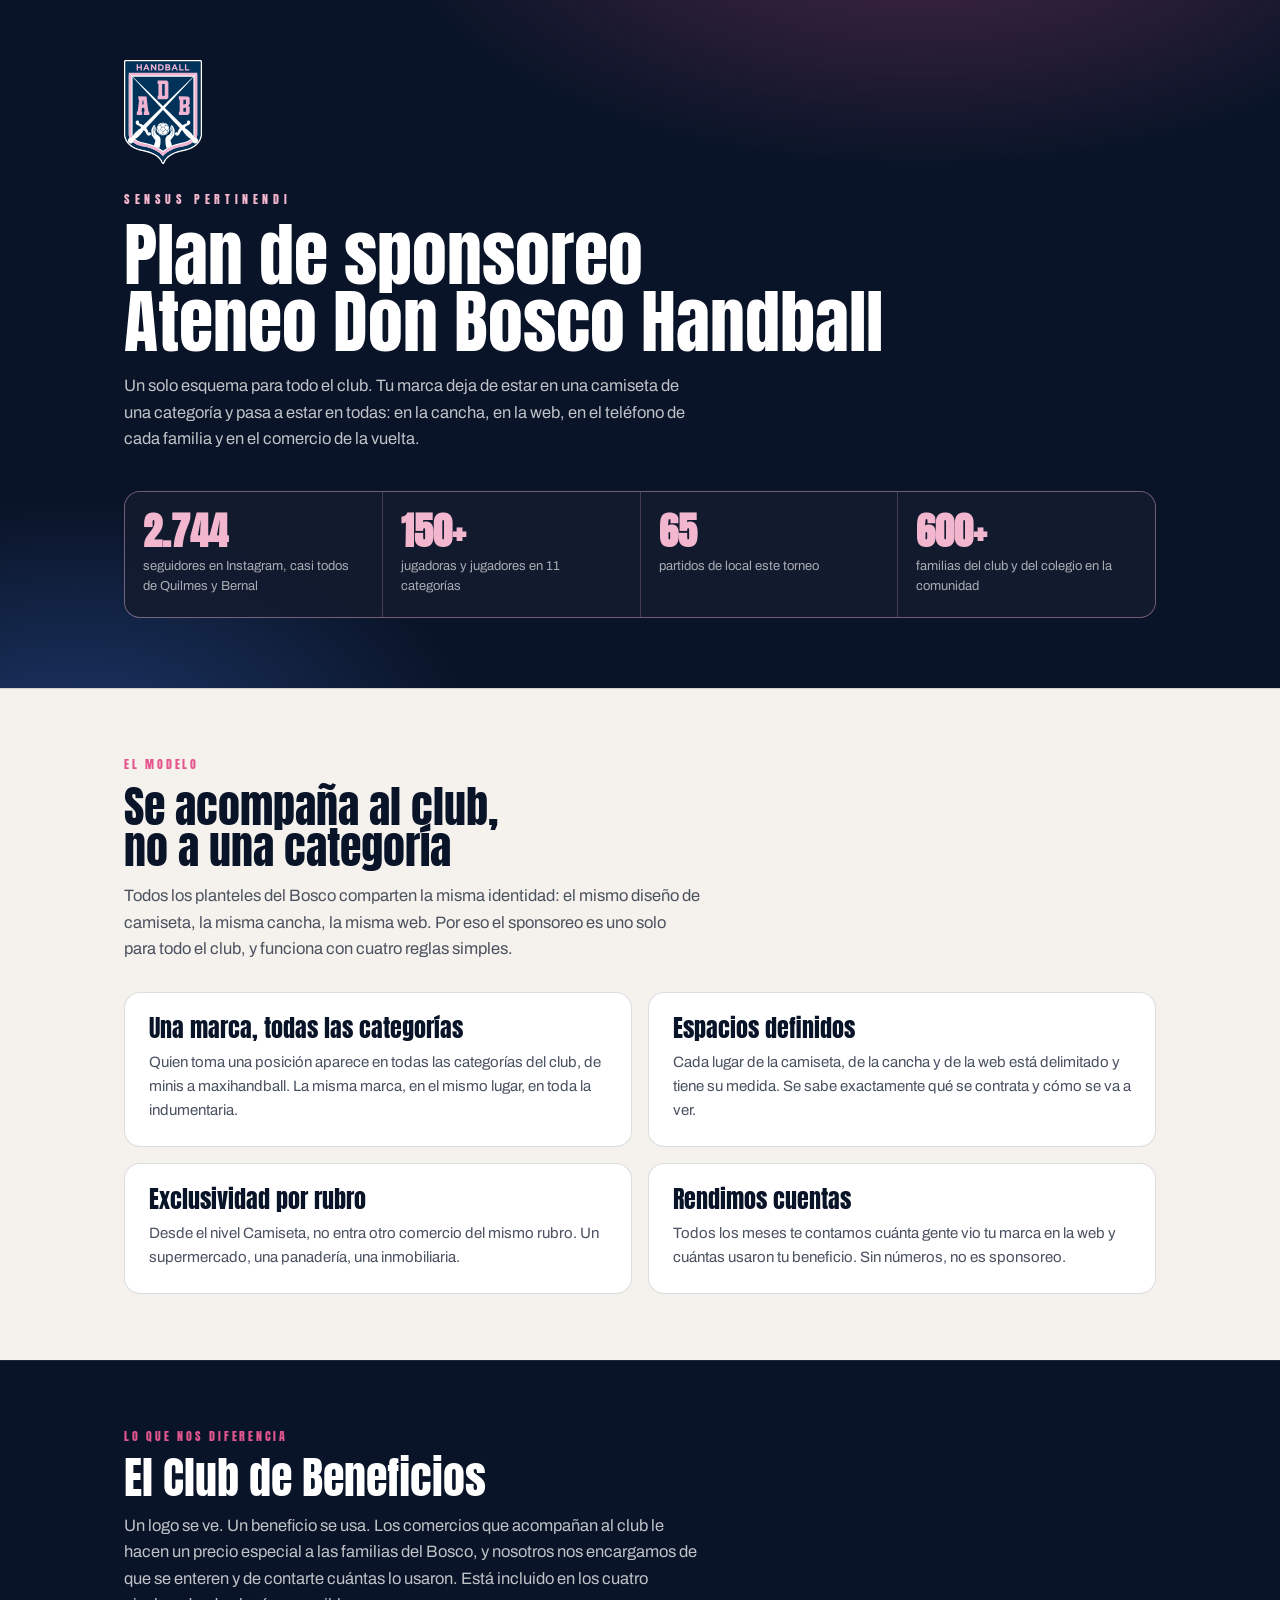
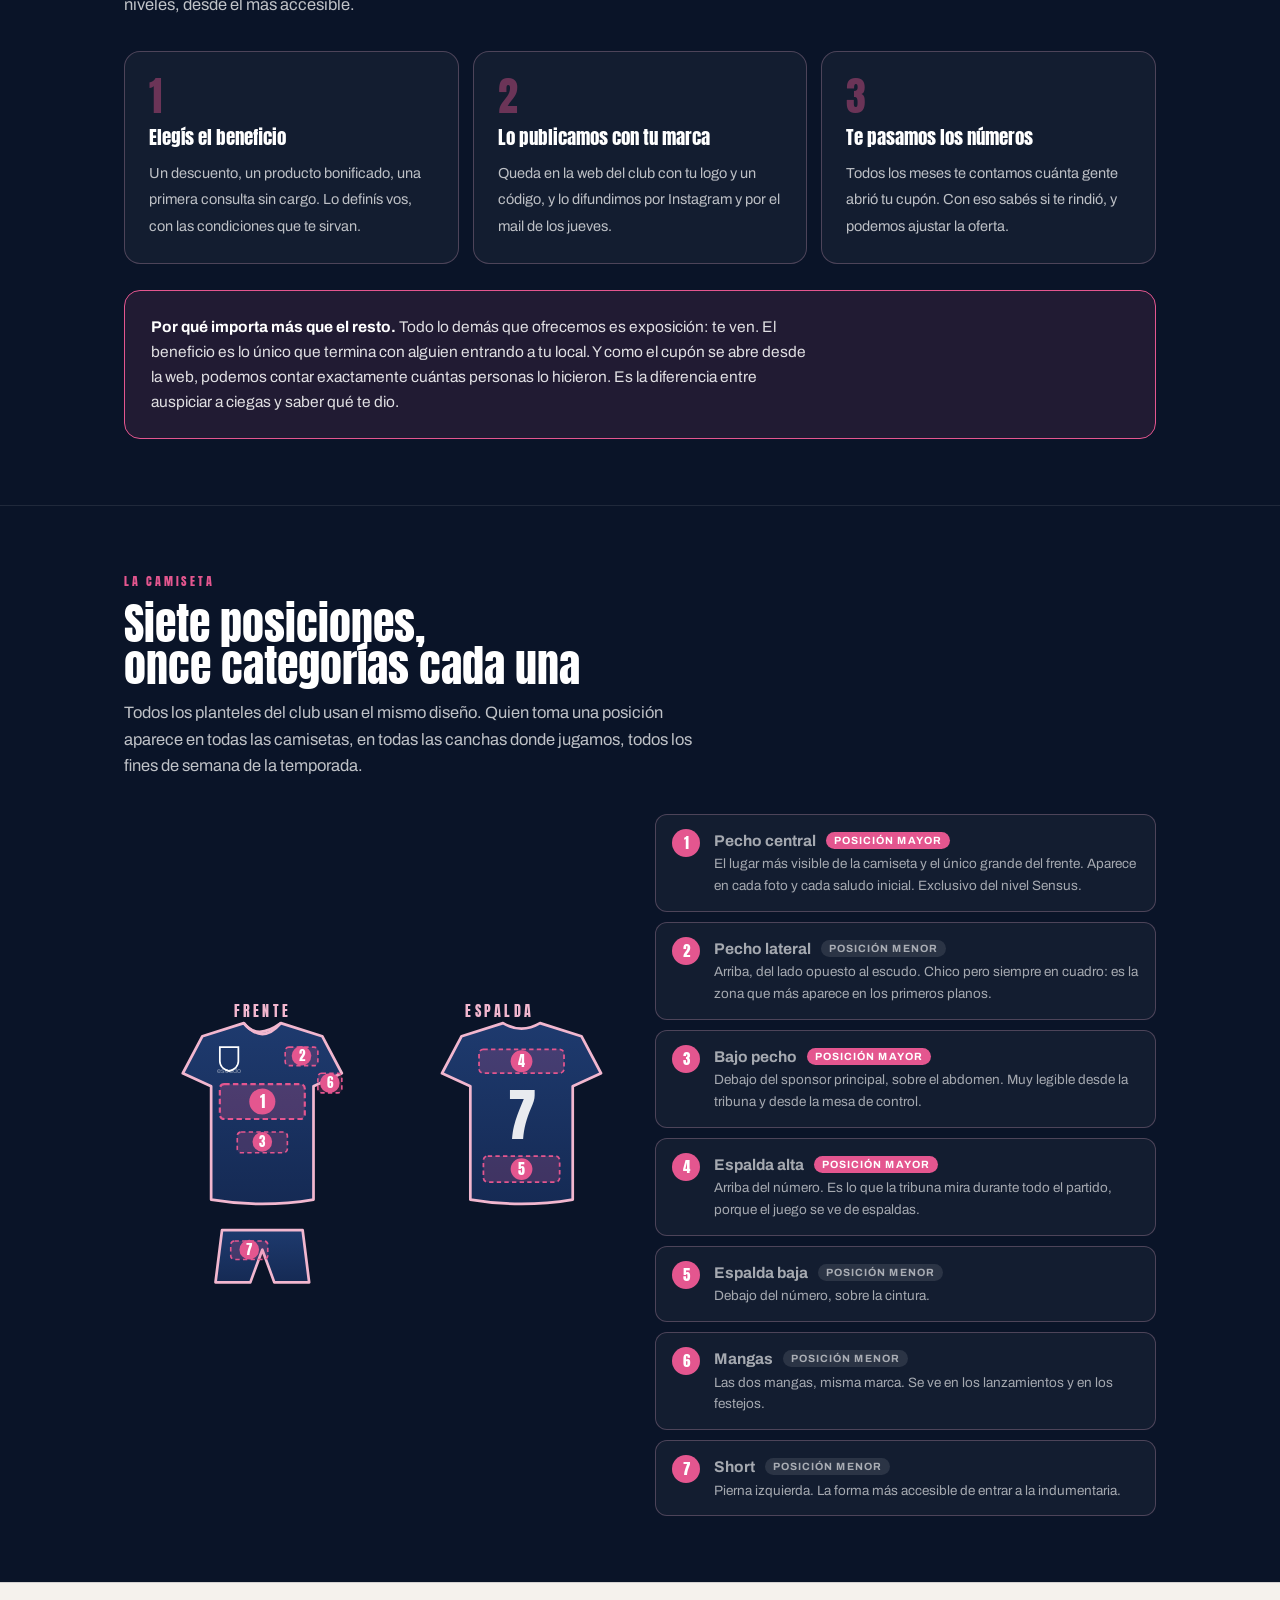
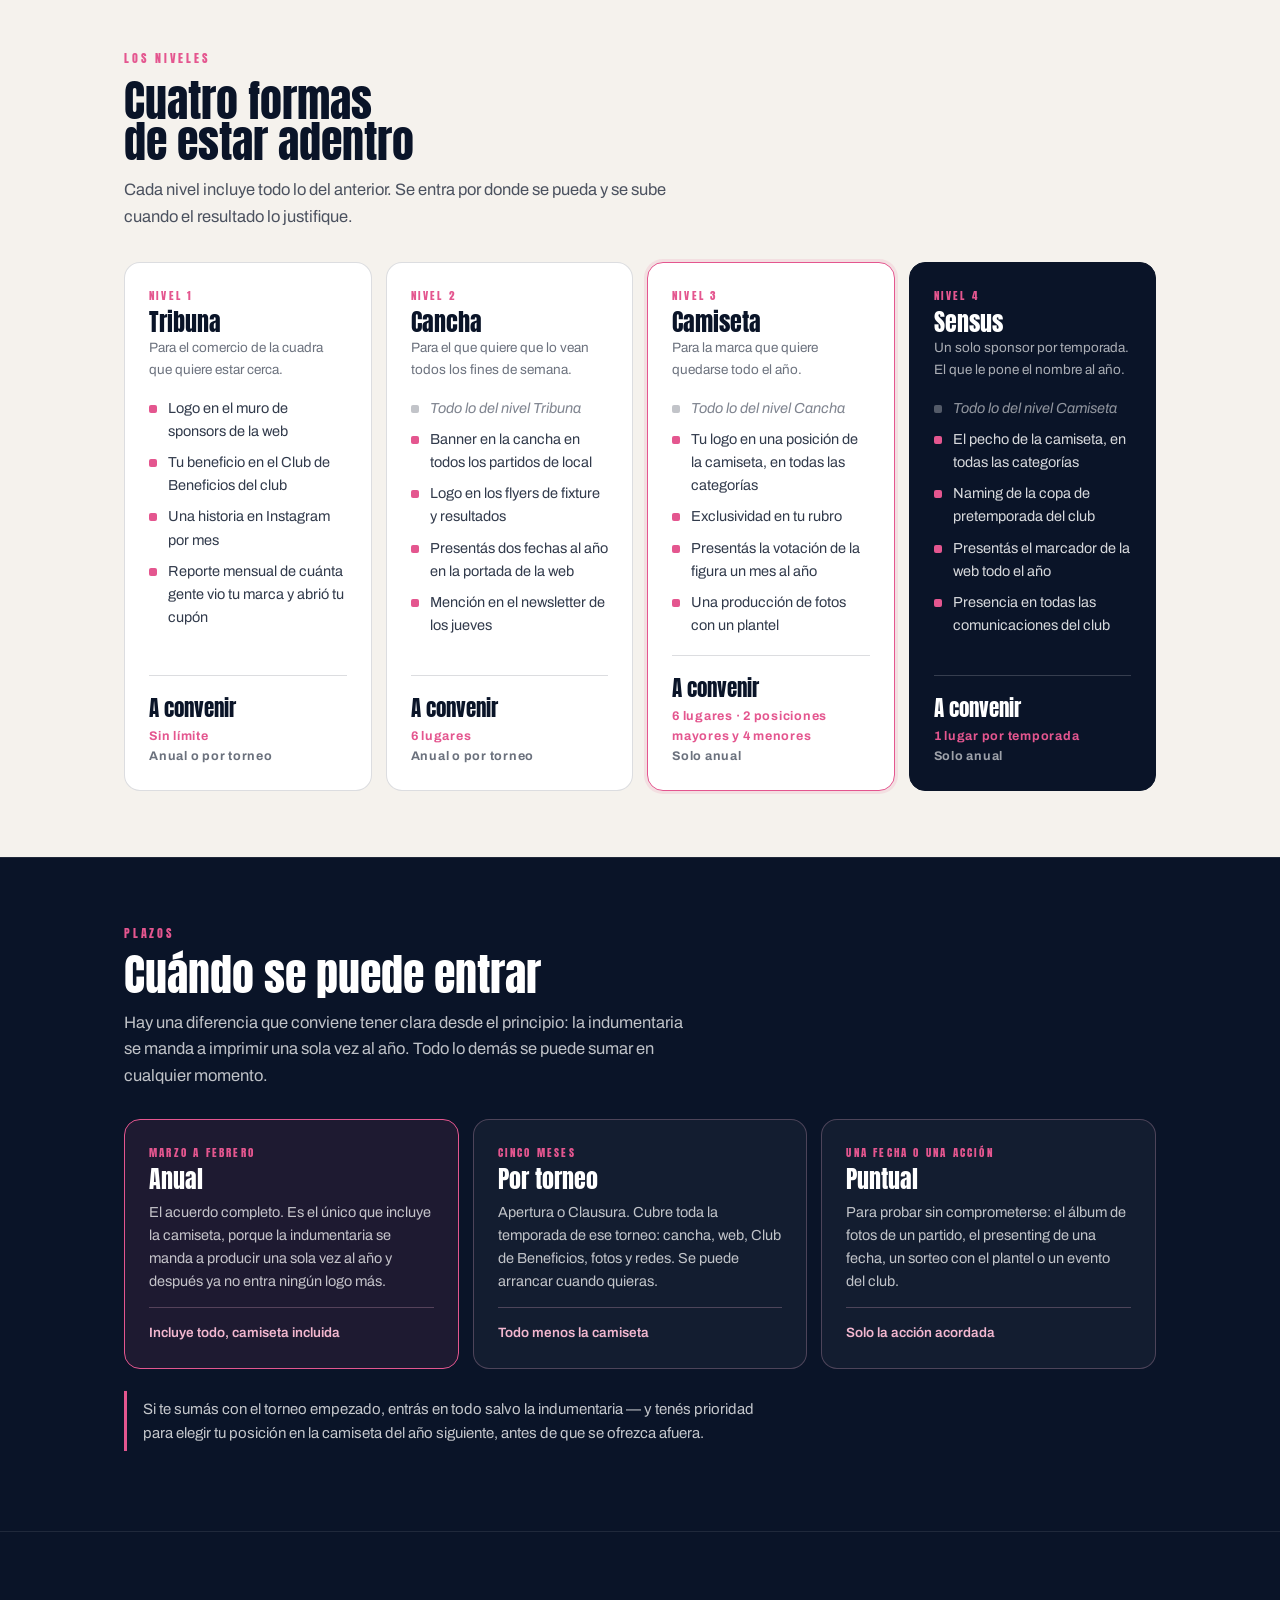
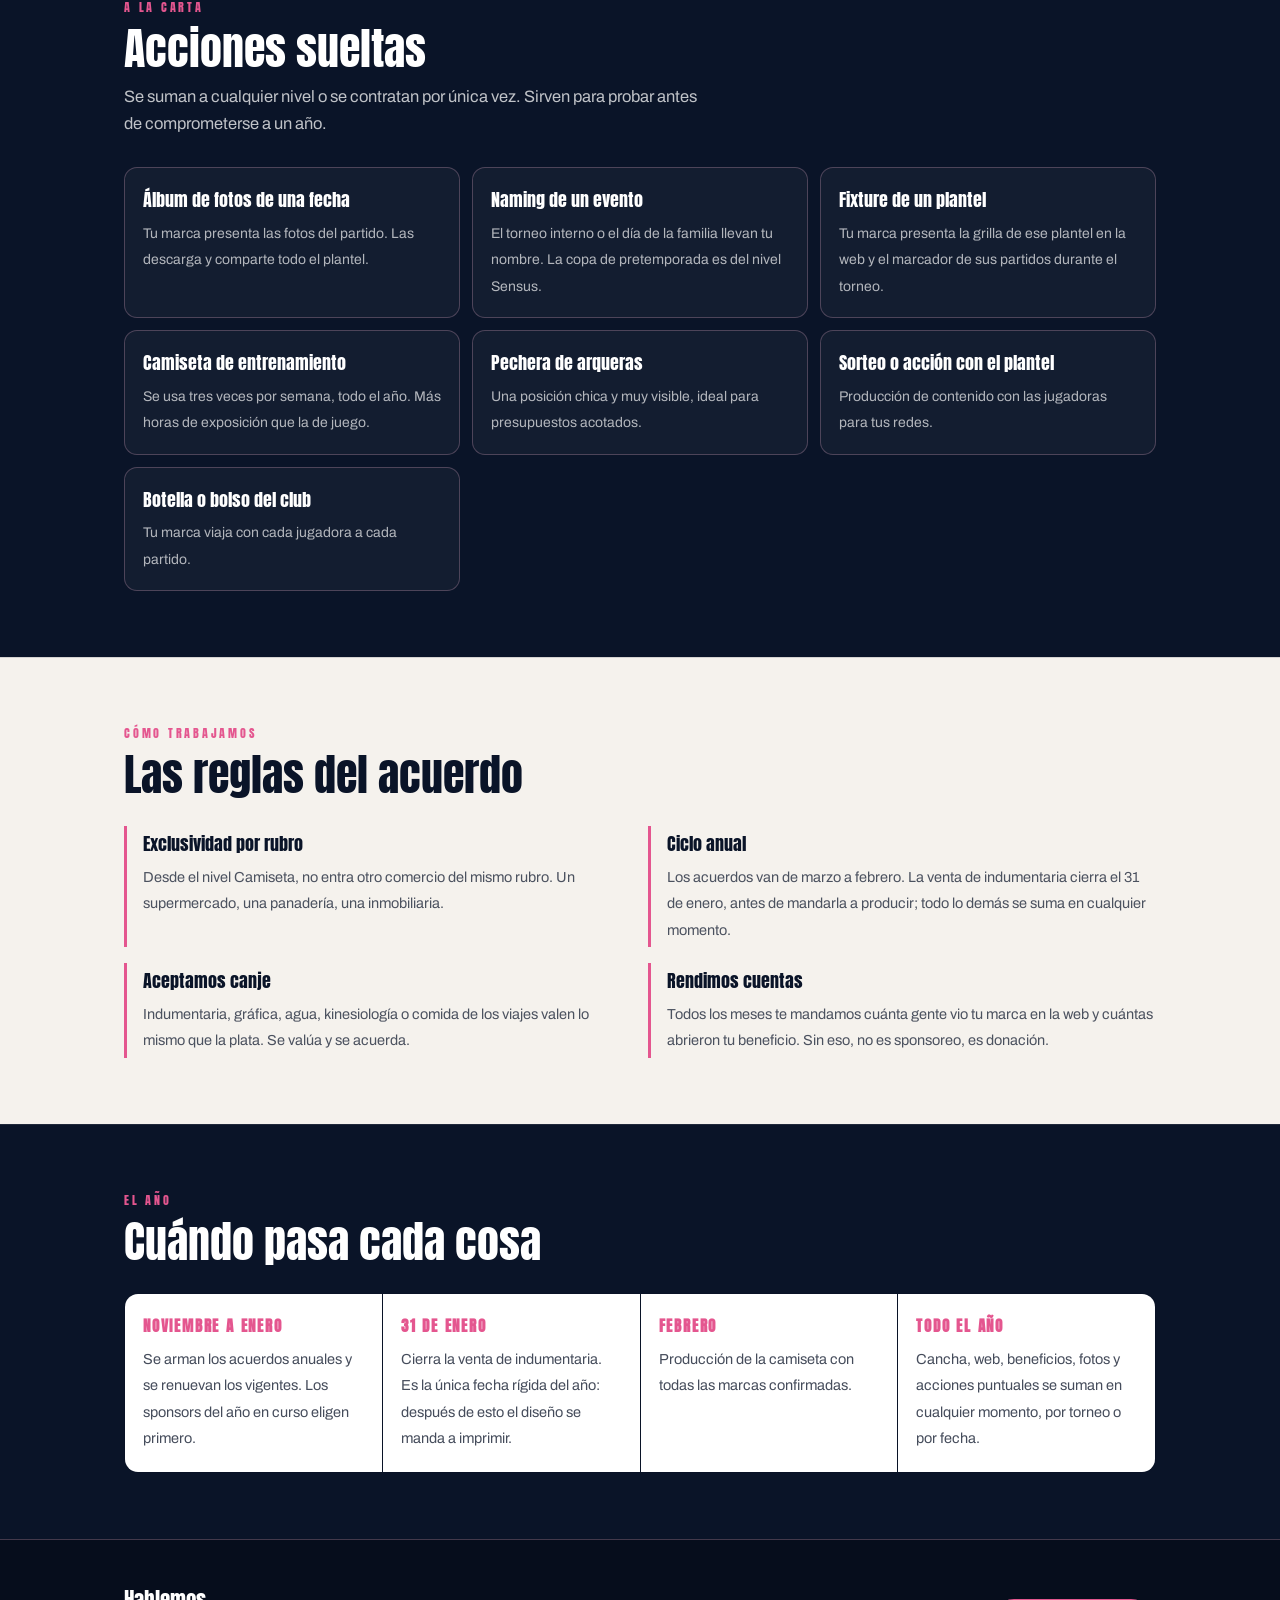
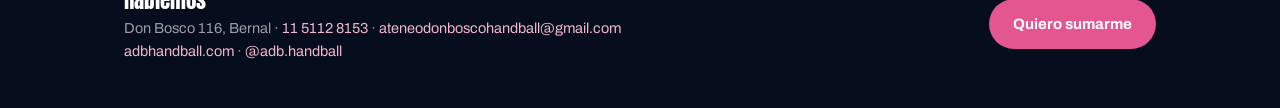
<file: plan-sponsoreo.html>
<!DOCTYPE html>
<html lang="es-AR">
<head>
<meta charset="utf-8">
<meta name="viewport" content="width=device-width, initial-scale=1">
<meta name="robots" content="noindex, nofollow">
<title>Plan de sponsoreo — Ateneo Don Bosco Handball</title>
<meta name="theme-color" content="#0A1428">
<link rel="icon" href="iconos/escudo.svg" type="image/svg+xml">
<link rel="icon" href="iconos/icono-192.png" sizes="192x192">
<link rel="preconnect" href="https://fonts.googleapis.com">
<link rel="preconnect" href="https://fonts.gstatic.com" crossorigin>
<link href="https://fonts.googleapis.com/css2?family=Anton&family=Archivo:wght@400;500;600;700&display=swap" rel="stylesheet">
<style>
:root{
  --tinta:#0A1428; --azul:#152A54; --azul-2:#1E3A6E;
  --rosa:#F2B7CF; --rosa-vivo:#E4568F;
  --hueso:#F5F2ED;
  --linea:rgba(242,183,207,.26); --linea-osc:rgba(10,20,40,.14);
  --display:'Anton',Impact,sans-serif; --texto:'Archivo',system-ui,sans-serif;
}
*{box-sizing:border-box}
body{margin:0;background:var(--tinta);color:#fff;font-family:var(--texto);font-size:16.5px;line-height:1.6;-webkit-font-smoothing:antialiased}
@media (prefers-reduced-motion:reduce){*{animation:none!important;transition:none!important}}
img,svg{max-width:100%}
:focus-visible{outline:3px solid var(--rosa-vivo);outline-offset:3px}
.wrap{max-width:1080px;margin:0 auto;padding:0 24px}
.h1,.h2,.h3{font-family:var(--display);font-weight:400;line-height:.95;margin:0}
.h1{font-size:clamp(38px,6.6vw,70px)}
.h2{font-size:clamp(27px,3.8vw,44px)}
.h3{font-size:clamp(19px,2.2vw,24px)}
p{margin:0 0 14px}
section{padding:66px 0;border-top:1px solid rgba(255,255,255,.09)}
.claro{background:var(--hueso);color:var(--tinta);border-top-color:var(--linea-osc)}
.rotulo{font-family:var(--display);font-size:11.5px;letter-spacing:.24em;color:var(--rosa-vivo);text-transform:uppercase;margin:0 0 12px}
.bajada{color:rgba(255,255,255,.74);max-width:64ch}
.claro .bajada{color:rgba(10,20,40,.72)}

/* portada */
.portada{padding:60px 0 70px;position:relative;overflow:hidden;border:0}
.portada::before{content:"";position:absolute;inset:0;background:
  radial-gradient(860px 420px at 72% -14%,rgba(228,86,143,.3),transparent 62%),
  radial-gradient(660px 400px at 6% 108%,rgba(30,58,110,.9),transparent 60%)}
.portada>*{position:relative}
.escudo{width:78px;height:auto;display:block;margin-bottom:26px}
.lema{font-family:var(--display);font-size:11.5px;letter-spacing:.4em;color:var(--rosa);margin:0 0 14px}
.cifras{display:grid;grid-template-columns:repeat(4,1fr);gap:1px;background:var(--linea);border:1px solid var(--linea);border-radius:16px;overflow:hidden;margin-top:38px}
@media(max-width:700px){.cifras{grid-template-columns:1fr 1fr}}
.cifra{background:rgba(10,20,40,.86);padding:20px 18px}
.cifra b{display:block;font-family:var(--display);font-size:clamp(26px,3.6vw,38px);line-height:1;color:var(--rosa)}
.cifra span{font-size:13px;color:rgba(255,255,255,.64);display:block;margin-top:6px}

/* antes y despues */
.comparo{display:grid;grid-template-columns:1fr 1fr;gap:16px;margin-top:30px}
@media(max-width:760px){.comparo{grid-template-columns:1fr}}
.caja{border:1px solid var(--linea-osc);border-radius:16px;padding:26px;background:#fff}
.caja.bien{border-color:var(--rosa-vivo);background:rgba(228,86,143,.06)}
.caja h3{margin-bottom:14px}
.caja ul{margin:0;padding-left:18px;font-size:15px;color:rgba(10,20,40,.76)}
.caja li{margin-bottom:8px}
.sello{display:inline-block;font-family:var(--display);font-size:11px;letter-spacing:.18em;text-transform:uppercase;padding:5px 11px;border-radius:999px;margin-bottom:12px}
.sello.mal{background:rgba(10,20,40,.1);color:rgba(10,20,40,.6)}
.sello.ok{background:var(--rosa-vivo);color:#fff}

/* camiseta */
.camiseta-grid{display:grid;grid-template-columns:1fr 1fr;gap:30px;align-items:center;margin-top:34px}
@media(max-width:840px){.camiseta-grid{grid-template-columns:1fr}}
.posiciones{list-style:none;margin:0;padding:0;display:flex;flex-direction:column;gap:10px}
.pos{display:flex;gap:14px;align-items:flex-start;border:1px solid var(--linea);border-radius:12px;padding:14px 16px;background:rgba(255,255,255,.04)}
.pos .n{width:28px;height:28px;flex:0 0 auto;border-radius:50%;background:var(--rosa-vivo);color:#fff;display:grid;place-items:center;font-family:var(--display);font-size:15px}
.pos b{display:block;font-size:15.5px}
.pos span{font-size:13.5px;color:rgba(255,255,255,.62)}
.pos .tam{font-style:normal;font-family:var(--texto);font-size:10.5px;letter-spacing:.1em;text-transform:uppercase;padding:3px 8px;border-radius:999px;background:rgba(255,255,255,.1);color:rgba(255,255,255,.6);margin-left:7px;vertical-align:2px}
.pos .tam.mayor{background:var(--rosa-vivo);color:#fff}

/* pasos del club de beneficios */
.pasos{display:grid;grid-template-columns:repeat(3,1fr);gap:14px;margin-top:32px}
@media(max-width:860px){.pasos{grid-template-columns:1fr}}
.paso{border:1px solid var(--linea);border-radius:16px;padding:24px;background:rgba(255,255,255,.04);position:relative}
.paso .num{font-family:var(--display);font-size:40px;line-height:1;color:rgba(228,86,143,.42);display:block;margin-bottom:6px}
.paso b{display:block;font-family:var(--display);font-size:19px;font-weight:400;margin-bottom:8px}
.paso span{font-size:14.5px;color:rgba(255,255,255,.72)}
.remate{margin-top:26px;border:1px solid var(--rosa-vivo);background:rgba(228,86,143,.1);border-radius:16px;padding:24px 26px}
.remate p{margin:0;font-size:15.5px;color:rgba(255,255,255,.86);max-width:74ch}
.remate strong{color:#fff}

/* niveles */
.niveles{display:grid;grid-template-columns:repeat(4,1fr);gap:14px;margin-top:32px}
@media(max-width:1000px){.niveles{grid-template-columns:1fr 1fr}}
@media(max-width:620px){.niveles{grid-template-columns:1fr}}
.nivel{border:1px solid var(--linea-osc);border-radius:16px;padding:24px;background:#fff;display:flex;flex-direction:column}
.nivel.top{background:var(--tinta);color:#fff;border-color:var(--tinta)}
.nivel.destacado{border-color:var(--rosa-vivo);box-shadow:0 0 0 3px rgba(228,86,143,.12)}
.nivel .orden{font-family:var(--display);font-size:11px;letter-spacing:.2em;color:var(--rosa-vivo);text-transform:uppercase}
.nivel h3{margin:6px 0 4px}
.nivel .para{font-size:13.5px;color:rgba(10,20,40,.6);margin-bottom:16px;min-height:38px}
.nivel.top .para{color:rgba(255,255,255,.66)}
.nivel ul{list-style:none;margin:0 0 18px;padding:0;display:flex;flex-direction:column;gap:8px;font-size:14.5px}
.nivel li{padding-left:19px;position:relative;color:rgba(10,20,40,.84)}
.nivel.top li{color:rgba(255,255,255,.84)}
.nivel li::before{content:"";position:absolute;left:0;top:8px;width:8px;height:8px;border-radius:2px;background:var(--rosa-vivo)}
.nivel li.hereda{color:rgba(10,20,40,.52);font-style:italic}
.nivel.top li.hereda{color:rgba(255,255,255,.55)}
.nivel li.hereda::before{background:rgba(10,20,40,.25)}
.nivel.top li.hereda::before{background:rgba(255,255,255,.3)}
.nivel .precio{margin-top:auto;padding-top:16px;border-top:1px solid var(--linea-osc);font-family:var(--display);font-size:21px}
.nivel.top .precio{border-top-color:rgba(255,255,255,.18)}
.nivel .cupos{font-size:12.5px;letter-spacing:.06em;color:var(--rosa-vivo);font-weight:700;display:block;font-family:var(--texto)}

/* principios */
.principios{display:grid;grid-template-columns:repeat(2,1fr);gap:16px;margin-top:30px}
@media(max-width:760px){.principios{grid-template-columns:1fr}}
.principio{border:1px solid var(--linea-osc);border-radius:16px;padding:24px;background:#fff}
.principio h3{margin-bottom:10px}
.principio p{margin:0;font-size:15px;color:rgba(10,20,40,.74)}

/* plazos */
.plazos{display:grid;grid-template-columns:repeat(3,1fr);gap:14px;margin-top:30px}
@media(max-width:860px){.plazos{grid-template-columns:1fr}}
.plazo{border:1px solid var(--linea);border-radius:16px;padding:24px;background:rgba(255,255,255,.04);display:flex;flex-direction:column}
.plazo.principal{border-color:var(--rosa-vivo);background:rgba(228,86,143,.09)}
.plazo .dura{font-family:var(--display);font-size:11px;letter-spacing:.2em;color:var(--rosa-vivo);text-transform:uppercase}
.plazo h3{margin:6px 0 10px}
.plazo p{font-size:14.5px;color:rgba(255,255,255,.74)}
.plazo .incluye{margin-top:auto;padding-top:14px;border-top:1px solid var(--linea);font-size:13.5px}
.plazo .incluye b{color:var(--rosa);font-weight:600}
.nota{margin-top:22px;border-left:3px solid var(--rosa-vivo);padding:6px 0 6px 16px;font-size:15px;color:rgba(255,255,255,.76);max-width:70ch}

/* menu suelto */
.menu{display:grid;grid-template-columns:repeat(auto-fill,minmax(250px,1fr));gap:12px;margin-top:30px}
.item{border:1px solid var(--linea);border-radius:13px;padding:18px;background:rgba(255,255,255,.04)}
.item b{display:block;font-family:var(--display);font-size:18px;font-weight:400;margin-bottom:5px}
.item span{font-size:14px;color:rgba(255,255,255,.68)}

/* reglas */
.reglas{display:grid;grid-template-columns:repeat(2,1fr);gap:16px;margin-top:30px}
@media(max-width:760px){.reglas{grid-template-columns:1fr}}
.regla{border-left:3px solid var(--rosa-vivo);padding:4px 0 4px 16px}
.regla b{display:block;font-family:var(--display);font-size:18px;font-weight:400;margin-bottom:5px}
.regla span{font-size:14.5px;color:rgba(255,255,255,.7)}

/* calendario */
.linea-tiempo{display:grid;grid-template-columns:repeat(4,1fr);gap:1px;background:var(--linea-osc);border:1px solid var(--linea-osc);border-radius:14px;overflow:hidden;margin-top:30px}
@media(max-width:760px){.linea-tiempo{grid-template-columns:1fr 1fr}}
.hito{background:#fff;padding:20px 18px}
.hito b{display:block;font-family:var(--display);font-size:15px;letter-spacing:.12em;color:var(--rosa-vivo);text-transform:uppercase;margin-bottom:8px}
.hito span{font-size:14.5px;color:rgba(10,20,40,.76)}

footer{background:#060D1C;padding:44px 0;font-size:14.5px;color:rgba(255,255,255,.6);border-top:1px solid var(--linea)}
footer a{color:var(--rosa);text-decoration:none}
.pie-cta{display:flex;justify-content:space-between;gap:20px;flex-wrap:wrap;align-items:center}
.btn{display:inline-block;text-decoration:none;font-weight:700;font-size:15px;padding:13px 24px;border-radius:999px;background:var(--rosa-vivo);color:#fff}
@media print{body{background:#fff;color:#000}section{border:0;padding:26px 0}.portada::before{display:none}}
</style>
</head>
<body>

<!-- =========================================================================
     Plan de sponsoreo. Página interna, no linkeada y sin indexar.
     Los precios y cupos están en el bloque PLAN, al final del archivo.
     ========================================================================= -->

<header class="portada">
  <div class="wrap">
    <img class="escudo" src="iconos/escudo.svg" alt="Escudo del club" width="300" height="400">
    <p class="lema">SENSUS PERTINENDI</p>
    <h1 class="h1">Plan de sponsoreo<br>Ateneo Don Bosco Handball</h1>
    <p class="bajada" style="margin-top:18px">Un solo esquema para todo el club. Tu marca deja de estar en una camiseta de una categoría y pasa a estar en todas: en la cancha, en la web, en el teléfono de cada familia y en el comercio de la vuelta.</p>
    <div class="cifras" id="cifras"></div>
  </div>
</header>

<main>

<section class="claro">
  <div class="wrap">
    <p class="rotulo">El modelo</p>
    <h2 class="h2">Se acompaña al club,<br>no a una categoría</h2>
    <p class="bajada" style="margin-top:14px">Todos los planteles del Bosco comparten la misma identidad: el mismo diseño de camiseta, la misma cancha, la misma web. Por eso el sponsoreo es uno solo para todo el club, y funciona con cuatro reglas simples.</p>
    <div class="principios" id="principios"></div>
  </div>
</section>

<section>
  <div class="wrap">
    <p class="rotulo">Lo que nos diferencia</p>
    <h2 class="h2">El Club de Beneficios</h2>
    <p class="bajada" style="margin-top:14px">Un logo se ve. Un beneficio se usa. Los comercios que acompañan al club le hacen un precio especial a las familias del Bosco, y nosotros nos encargamos de que se enteren y de contarte cuántas lo usaron. Está incluido en los cuatro niveles, desde el más accesible.</p>

    <div class="pasos" id="pasos"></div>

    <div class="remate">
      <p><strong>Por qué importa más que el resto.</strong> Todo lo demás que ofrecemos es exposición: te ven. El beneficio es lo único que termina con alguien entrando a tu local. Y como el cupón se abre desde la web, podemos contar exactamente cuántas personas lo hicieron. Es la diferencia entre auspiciar a ciegas y saber qué te dio.</p>
    </div>
  </div>
</section>

<section>
  <div class="wrap">
    <p class="rotulo">La camiseta</p>
    <h2 class="h2">Siete posiciones,<br><span id="n-categorias">todas las</span> categorías cada una</h2>
    <p class="bajada" style="margin-top:14px">Todos los planteles del club usan el mismo diseño. Quien toma una posición aparece en todas las camisetas, en todas las canchas donde jugamos, todos los fines de semana de la temporada.</p>

    <div class="camiseta-grid">
      <div>
        <svg viewBox="0 0 460 300" role="img" aria-label="Diagrama de la camiseta con las siete posiciones de sponsor numeradas">
          <defs>
            <linearGradient id="tela" x1="0" y1="0" x2="0" y2="1">
              <stop offset="0%" stop-color="#1E3A6E"/><stop offset="100%" stop-color="#152A54"/>
            </linearGradient>
          </defs>

          <!-- FRENTE -->
          <g transform="translate(12,18)">
            <text x="115" y="0" fill="#F2B7CF" font-family="Anton,Impact,sans-serif" font-size="13" letter-spacing="3" text-anchor="middle">FRENTE</text>
            <path d="M60 18 L98 6 Q110 22 132 6 L170 18 L188 52 L162 64 L162 168 Q115 176 68 168 L68 64 L42 52 Z"
                  fill="url(#tela)" stroke="#F2B7CF" stroke-width="2.5" stroke-linejoin="round"/>
            <path d="M98 6 Q115 26 132 6" fill="none" stroke="#F2B7CF" stroke-width="2.5"/>

            <!-- escudo del club -->
            <path d="M76 28h17v13c0 5-4.5 8-8.5 9-4-1-8.5-4-8.5-9Z" fill="none" stroke="#fff" stroke-width="1.6"/>
            <text x="84" y="52" fill="rgba(255,255,255,.5)" font-family="Archivo,sans-serif" font-size="6.5" text-anchor="middle">escudo</text>

            <!-- 2 pecho lateral -->
            <rect x="136" y="28" width="30" height="17" rx="3.5" fill="rgba(228,86,143,.2)" stroke="#E4568F" stroke-width="1.5" stroke-dasharray="4 3"/>
            <circle cx="151" cy="36" r="9" fill="#E4568F"/>
            <text x="151" y="40.5" fill="#fff" font-family="Anton,Impact,sans-serif" font-size="12" text-anchor="middle">2</text>

            <!-- 1 pecho central -->
            <rect x="76" y="62" width="78" height="32" rx="4" fill="rgba(228,86,143,.24)" stroke="#E4568F" stroke-width="2" stroke-dasharray="5 3"/>
            <circle cx="115" cy="78" r="12" fill="#E4568F"/>
            <text x="115" y="83.5" fill="#fff" font-family="Anton,Impact,sans-serif" font-size="15" text-anchor="middle">1</text>

            <!-- 3 bajo pecho -->
            <rect x="92" y="106" width="46" height="19" rx="3.5" fill="rgba(228,86,143,.2)" stroke="#E4568F" stroke-width="1.5" stroke-dasharray="4 3"/>
            <circle cx="115" cy="115" r="9" fill="#E4568F"/>
            <text x="115" y="119.5" fill="#fff" font-family="Anton,Impact,sans-serif" font-size="12" text-anchor="middle">3</text>

            <!-- 6 manga -->
            <rect x="166" y="52" width="22" height="18" rx="3.5" fill="rgba(228,86,143,.2)" stroke="#E4568F" stroke-width="1.5" stroke-dasharray="4 3"/>
            <circle cx="177" cy="61" r="9" fill="#E4568F"/>
            <text x="177" y="65.5" fill="#fff" font-family="Anton,Impact,sans-serif" font-size="12" text-anchor="middle">6</text>

            <!-- 7 short -->
            <path d="M78 196 L152 196 L158 244 L126 244 L115 214 L104 244 L72 244 Z" fill="url(#tela)" stroke="#F2B7CF" stroke-width="2.5" stroke-linejoin="round"/>
            <rect x="86" y="206" width="34" height="17" rx="3.5" fill="rgba(228,86,143,.2)" stroke="#E4568F" stroke-width="1.5" stroke-dasharray="4 3"/>
            <circle cx="103" cy="214" r="9" fill="#E4568F"/>
            <text x="103" y="218.5" fill="#fff" font-family="Anton,Impact,sans-serif" font-size="12" text-anchor="middle">7</text>
          </g>

          <!-- ESPALDA -->
          <g transform="translate(250,18)">
            <text x="95" y="0" fill="#F2B7CF" font-family="Anton,Impact,sans-serif" font-size="13" letter-spacing="3" text-anchor="middle">ESPALDA</text>
            <path d="M60 18 L98 6 Q115 16 132 6 L170 18 L188 52 L162 64 L162 168 Q115 176 68 168 L68 64 L42 52 Z"
                  fill="url(#tela)" stroke="#F2B7CF" stroke-width="2.5" stroke-linejoin="round"/>
            <!-- 4 espalda alta -->
            <rect x="76" y="30" width="78" height="22" rx="4" fill="rgba(228,86,143,.2)" stroke="#E4568F" stroke-width="1.6" stroke-dasharray="4 3"/>
            <circle cx="115" cy="41" r="10" fill="#E4568F"/>
            <text x="115" y="46" fill="#fff" font-family="Anton,Impact,sans-serif" font-size="13" text-anchor="middle">4</text>
            <!-- numero -->
            <text x="115" y="112" fill="#fff" font-family="Anton,Impact,sans-serif" font-size="52" text-anchor="middle" opacity=".9">7</text>
            <!-- 5 espalda baja -->
            <rect x="80" y="128" width="70" height="24" rx="4" fill="rgba(228,86,143,.2)" stroke="#E4568F" stroke-width="1.6" stroke-dasharray="4 3"/>
            <circle cx="115" cy="140" r="10" fill="#E4568F"/>
            <text x="115" y="145" fill="#fff" font-family="Anton,Impact,sans-serif" font-size="13" text-anchor="middle">5</text>
          </g>
        </svg>
      </div>

      <ul class="posiciones" id="posiciones"></ul>
    </div>
  </div>
</section>

<section class="claro">
  <div class="wrap">
    <p class="rotulo">Los niveles</p>
    <h2 class="h2">Cuatro formas<br>de estar adentro</h2>
    <p class="bajada" style="margin-top:14px">Cada nivel incluye todo lo del anterior. Se entra por donde se pueda y se sube cuando el resultado lo justifique.</p>
    <div class="niveles" id="niveles"></div>
  </div>
</section>

<section>
  <div class="wrap">
    <p class="rotulo">Plazos</p>
    <h2 class="h2">Cuándo se puede entrar</h2>
    <p class="bajada" style="margin-top:14px">Hay una diferencia que conviene tener clara desde el principio: la indumentaria se manda a imprimir una sola vez al año. Todo lo demás se puede sumar en cualquier momento.</p>
    <div class="plazos" id="plazos"></div>
    <p class="nota" id="nota-plazos"></p>
  </div>
</section>

<section>
  <div class="wrap">
    <p class="rotulo">A la carta</p>
    <h2 class="h2">Acciones sueltas</h2>
    <p class="bajada" style="margin-top:14px">Se suman a cualquier nivel o se contratan por única vez. Sirven para probar antes de comprometerse a un año.</p>
    <div class="menu" id="menu"></div>
  </div>
</section>

<section class="claro">
  <div class="wrap">
    <p class="rotulo">Cómo trabajamos</p>
    <h2 class="h2">Las reglas del acuerdo</h2>
    <div class="reglas" id="reglas" style="color:var(--tinta)"></div>
  </div>
</section>

<section>
  <div class="wrap">
    <p class="rotulo">El año</p>
    <h2 class="h2">Cuándo pasa cada cosa</h2>
    <div class="linea-tiempo" id="calendario"></div>
  </div>
</section>

</main>

<footer>
  <div class="wrap pie-cta">
    <div>
      <strong style="color:#fff;font-family:var(--display);font-size:21px;font-weight:400;display:block">Hablemos</strong>
      Don Bosco 116, Bernal · <a id="f-wsp" href="#">—</a> · <a id="f-mail" href="#">ateneodonboscohandball@gmail.com</a><br>
      <a href="https://adbhandball.com">adbhandball.com</a> · <a id="f-ig" href="#">@adb.handball</a>
    </div>
    <a class="btn" id="f-cta" href="#">Quiero sumarme</a>
  </div>
</footer>

<script src="datos.js"></script>
<script>
/* ========================= PLAN EDITABLE =========================
   Precios y cupos: completá con tus números. Mientras digan "A convenir",
   la página funciona igual y sirve para presentar el esquema.
   ================================================================ */
/* El contacto y las cifras del club salen de datos.js, como en la web
   (DATOS.contacto y DATOS.numeros). Acá va solo lo propio del plan. */
const PLAN = {

  principios: [
    { t:"Una marca, todas las categorías", d:"Quien toma una posición aparece en todas las categorías del club, de minis a maxihandball. La misma marca, en el mismo lugar, en toda la indumentaria." },
    { t:"Espacios definidos", d:"Cada lugar de la camiseta, de la cancha y de la web está delimitado y tiene su medida. Se sabe exactamente qué se contrata y cómo se va a ver." },
    { t:"Exclusividad por rubro", d:"Desde el nivel Camiseta, no entra otro comercio del mismo rubro. Un supermercado, una panadería, una inmobiliaria." },
    { t:"Rendimos cuentas", d:"Todos los meses te contamos cuánta gente vio tu marca en la web y cuántas usaron tu beneficio. Sin números, no es sponsoreo." }
  ],

  pasos: [
    { n:"1", t:"Elegís el beneficio", d:"Un descuento, un producto bonificado, una primera consulta sin cargo. Lo definís vos, con las condiciones que te sirvan." },
    { n:"2", t:"Lo publicamos con tu marca", d:"Queda en la web del club con tu logo y un código, y lo difundimos por Instagram y por el mail de los jueves." },
    { n:"3", t:"Te pasamos los números", d:"Todos los meses te contamos cuánta gente abrió tu cupón. Con eso sabés si te rindió, y podemos ajustar la oferta." }
  ],

  plazos: [
    { dura:"Marzo a febrero", nombre:"Anual", principal:true,
      d:"El acuerdo completo. Es el único que incluye la camiseta, porque la indumentaria se manda a producir una sola vez al año y después ya no entra ningún logo más.",
      incluye:"Incluye todo, camiseta incluida" },
    { dura:"Cinco meses", nombre:"Por torneo",
      d:"Apertura o Clausura. Cubre toda la temporada de ese torneo: cancha, web, Club de Beneficios, fotos y redes. Se puede arrancar cuando quieras.",
      incluye:"Todo menos la camiseta" },
    { dura:"Una fecha o una acción", nombre:"Puntual",
      d:"Para probar sin comprometerse: el álbum de fotos de un partido, el presenting de una fecha, un sorteo con el plantel o un evento del club.",
      incluye:"Solo la acción acordada" }
  ],

  notaPlazos: "Si te sumás con el torneo empezado, entrás en todo salvo la indumentaria — y tenés prioridad para elegir tu posición en la camiseta del año siguiente, antes de que se ofrezca afuera.",

  posiciones: [
    { n:"1", t:"Pecho central", tam:"Posición mayor", d:"El lugar más visible de la camiseta y el único grande del frente. Aparece en cada foto y cada saludo inicial. Exclusivo del nivel Sensus." },
    { n:"2", t:"Pecho lateral", tam:"Posición menor", d:"Arriba, del lado opuesto al escudo. Chico pero siempre en cuadro: es la zona que más aparece en los primeros planos." },
    { n:"3", t:"Bajo pecho", tam:"Posición mayor", d:"Debajo del sponsor principal, sobre el abdomen. Muy legible desde la tribuna y desde la mesa de control." },
    { n:"4", t:"Espalda alta", tam:"Posición mayor", d:"Arriba del número. Es lo que la tribuna mira durante todo el partido, porque el juego se ve de espaldas." },
    { n:"5", t:"Espalda baja", tam:"Posición menor", d:"Debajo del número, sobre la cintura." },
    { n:"6", t:"Mangas", tam:"Posición menor", d:"Las dos mangas, misma marca. Se ve en los lanzamientos y en los festejos." },
    { n:"7", t:"Short", tam:"Posición menor", d:"Pierna izquierda. La forma más accesible de entrar a la indumentaria." }
  ],

  niveles: [
    { orden:"Nivel 1", nombre:"Tribuna", para:"Para el comercio de la cuadra que quiere estar cerca.",
      items:["Logo en el muro de sponsors de la web","Tu beneficio en el Club de Beneficios del club","Una historia en Instagram por mes","Reporte mensual de cuánta gente vio tu marca y abrió tu cupón"],
      precio:"A convenir", cupos:"Sin límite", vigencia:"Anual o por torneo" },

    { orden:"Nivel 2", nombre:"Cancha", para:"Para el que quiere que lo vean todos los fines de semana.",
      hereda:"Todo lo del nivel Tribuna",
      items:["Banner en la cancha en todos los partidos de local","Logo en los flyers de fixture y resultados","Presentás dos fechas al año en la portada de la web","Mención en el newsletter de los jueves"],
      precio:"A convenir", cupos:"6 lugares", vigencia:"Anual o por torneo" },

    { orden:"Nivel 3", nombre:"Camiseta", destacado:true, para:"Para la marca que quiere quedarse todo el año.",
      hereda:"Todo lo del nivel Cancha",
      items:["Tu logo en una posición de la camiseta, en todas las categorías","Exclusividad en tu rubro","Presentás la votación de la figura un mes al año","Una producción de fotos con un plantel"],
      precio:"A convenir", cupos:"6 lugares · 2 posiciones mayores y 4 menores", vigencia:"Solo anual" },

    { orden:"Nivel 4", nombre:"Sensus", top:true, para:"Un solo sponsor por temporada. El que le pone el nombre al año.",
      hereda:"Todo lo del nivel Camiseta",
      items:["El pecho de la camiseta, en todas las categorías","Naming de la copa de pretemporada del club","Presentás el marcador de la web todo el año","Presencia en todas las comunicaciones del club"],
      precio:"A convenir", cupos:"1 lugar por temporada", vigencia:"Solo anual" }
  ],

  menu: [
    { t:"Álbum de fotos de una fecha", d:"Tu marca presenta las fotos del partido. Las descarga y comparte todo el plantel." },
    { t:"Naming de un evento", d:"El torneo interno o el día de la familia llevan tu nombre. La copa de pretemporada es del nivel Sensus." },
    { t:"Fixture de un plantel", d:"Tu marca presenta la grilla de ese plantel en la web y el marcador de sus partidos durante el torneo." },
    { t:"Camiseta de entrenamiento", d:"Se usa tres veces por semana, todo el año. Más horas de exposición que la de juego." },
    { t:"Pechera de arqueras", d:"Una posición chica y muy visible, ideal para presupuestos acotados." },
    { t:"Sorteo o acción con el plantel", d:"Producción de contenido con las jugadoras para tus redes." },
    { t:"Botella o bolso del club", d:"Tu marca viaja con cada jugadora a cada partido." }
  ],

  reglas: [
    { t:"Exclusividad por rubro", d:"Desde el nivel Camiseta, no entra otro comercio del mismo rubro. Un supermercado, una panadería, una inmobiliaria." },
    { t:"Ciclo anual", d:"Los acuerdos van de marzo a febrero. La venta de indumentaria cierra el 31 de enero, antes de mandarla a producir; todo lo demás se suma en cualquier momento." },
    { t:"Aceptamos canje", d:"Indumentaria, gráfica, agua, kinesiología o comida de los viajes valen lo mismo que la plata. Se valúa y se acuerda." },
    { t:"Rendimos cuentas", d:"Todos los meses te mandamos cuánta gente vio tu marca en la web y cuántas abrieron tu beneficio. Sin eso, no es sponsoreo, es donación." }
  ],

  calendario: [
    { t:"Noviembre a enero", d:"Se arman los acuerdos anuales y se renuevan los vigentes. Los sponsors del año en curso eligen primero." },
    { t:"31 de enero", d:"Cierra la venta de indumentaria. Es la única fecha rígida del año: después de esto el diseño se manda a imprimir." },
    { t:"Febrero", d:"Producción de la camiseta con todas las marcas confirmadas." },
    { t:"Todo el año", d:"Cancha, web, beneficios, fotos y acciones puntuales se suman en cualquier momento, por torneo o por fecha." }
  ]
};

/* ========================= render ========================= */
const $ = s => document.querySelector(s);
const wsp = t => "https://wa.me/"+DATOS.contacto.wsp+"?text="+encodeURIComponent(t);
const partidosDeLocal = DATOS.planteles.reduce((t,pl)=>t+pl.partidos.filter(p=>p.c==="L").length, 0);
const totalCategorias = DATOS.categorias.filter(c=>!c.especial).length;
const EN_LETRAS = ["", "una", "dos", "tres", "cuatro", "cinco", "seis", "siete", "ocho", "nueve", "diez", "once", "doce"];
$("#n-categorias").textContent = EN_LETRAS[totalCategorias] || totalCategorias;

$("#cifras").innerHTML = DATOS.numeros.map(c =>
  '<div class="cifra"><b>'+(c.calc==="local" ? partidosDeLocal : c.b)+'</b><span>'+c.l.replace("{categorias}", totalCategorias)+'</span></div>').join("");

$("#principios").innerHTML = PLAN.principios.map(p =>
  '<article class="principio"><h3 class="h3">'+p.t+'</h3><p>'+p.d+'</p></article>').join("");

$("#pasos").innerHTML = PLAN.pasos.map(p =>
  '<article class="paso"><span class="num">'+p.n+'</span><b>'+p.t+'</b><span>'+p.d+'</span></article>').join("");

$("#plazos").innerHTML = PLAN.plazos.map(p =>
  '<article class="plazo'+(p.principal?" principal":"")+'">'
  + '<span class="dura">'+p.dura+'</span><h3 class="h3">'+p.nombre+'</h3>'
  + '<p>'+p.d+'</p><div class="incluye"><b>'+p.incluye+'</b></div></article>').join("");

$("#nota-plazos").textContent = PLAN.notaPlazos;

$("#posiciones").innerHTML = PLAN.posiciones.map(p =>
  '<li class="pos"><span class="n">'+p.n+'</span><span><b>'+p.t
  +' <i class="tam'+(p.tam==="Posición mayor"?" mayor":"")+'">'+p.tam+'</i></b><span>'+p.d+'</span></span></li>').join("");

$("#niveles").innerHTML = PLAN.niveles.map(n => {
  const hereda = n.hereda ? '<li class="hereda">'+n.hereda+'</li>' : '';
  return '<article class="nivel'+(n.top?" top":"")+(n.destacado?" destacado":"")+'">'
    + '<span class="orden">'+n.orden+'</span>'
    + '<h3 class="h3">'+n.nombre+'</h3>'
    + '<p class="para">'+n.para+'</p>'
    + '<ul>'+hereda+n.items.map(i=>'<li>'+i+'</li>').join("")+'</ul>'
    + '<div class="precio">'+n.precio+'<span class="cupos">'+n.cupos+'</span><span class="cupos" style="color:inherit;opacity:.6">'+n.vigencia+'</span></div>'
    + '</article>';
}).join("");

$("#menu").innerHTML = PLAN.menu.map(m =>
  '<div class="item"><b>'+m.t+'</b><span>'+m.d+'</span></div>').join("");

$("#reglas").innerHTML = PLAN.reglas.map(r =>
  '<div class="regla"><b>'+r.t+'</b><span style="color:rgba(10,20,40,.72)">'+r.d+'</span></div>').join("");

$("#calendario").innerHTML = PLAN.calendario.map(c =>
  '<div class="hito"><b>'+c.t+'</b><span>'+c.d+'</span></div>').join("");

$("#f-wsp").href = wsp("Hola! Vi el plan de sponsoreo del club y quiero hacer una consulta.");
$("#f-mail").href = "mailto:"+DATOS.contacto.mail;
$("#f-ig").href = DATOS.contacto.ig;
$("#f-wsp").textContent = DATOS.contacto.tel;
$("#f-cta").href = wsp("Hola! Me interesa sumarme como sponsor del Ateneo Don Bosco Handball.");
</script>
</body>
</html>
</file>
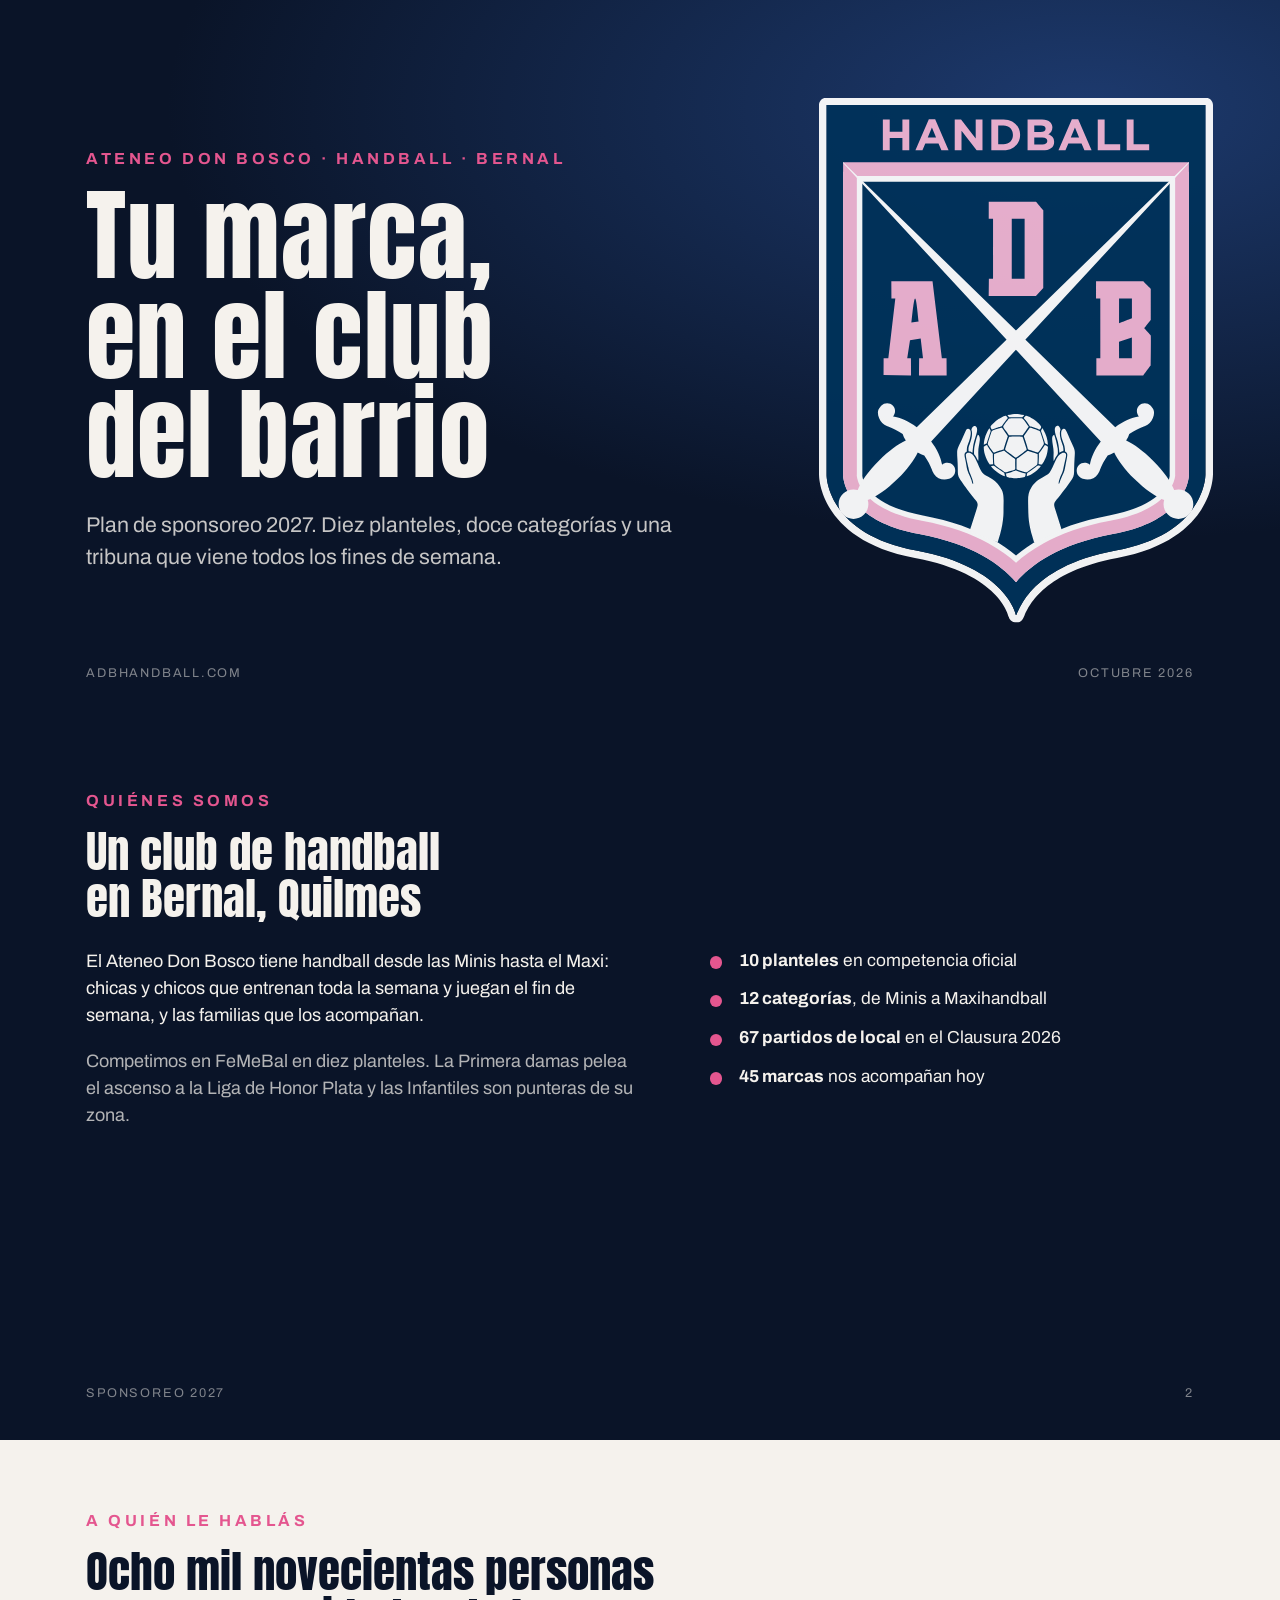
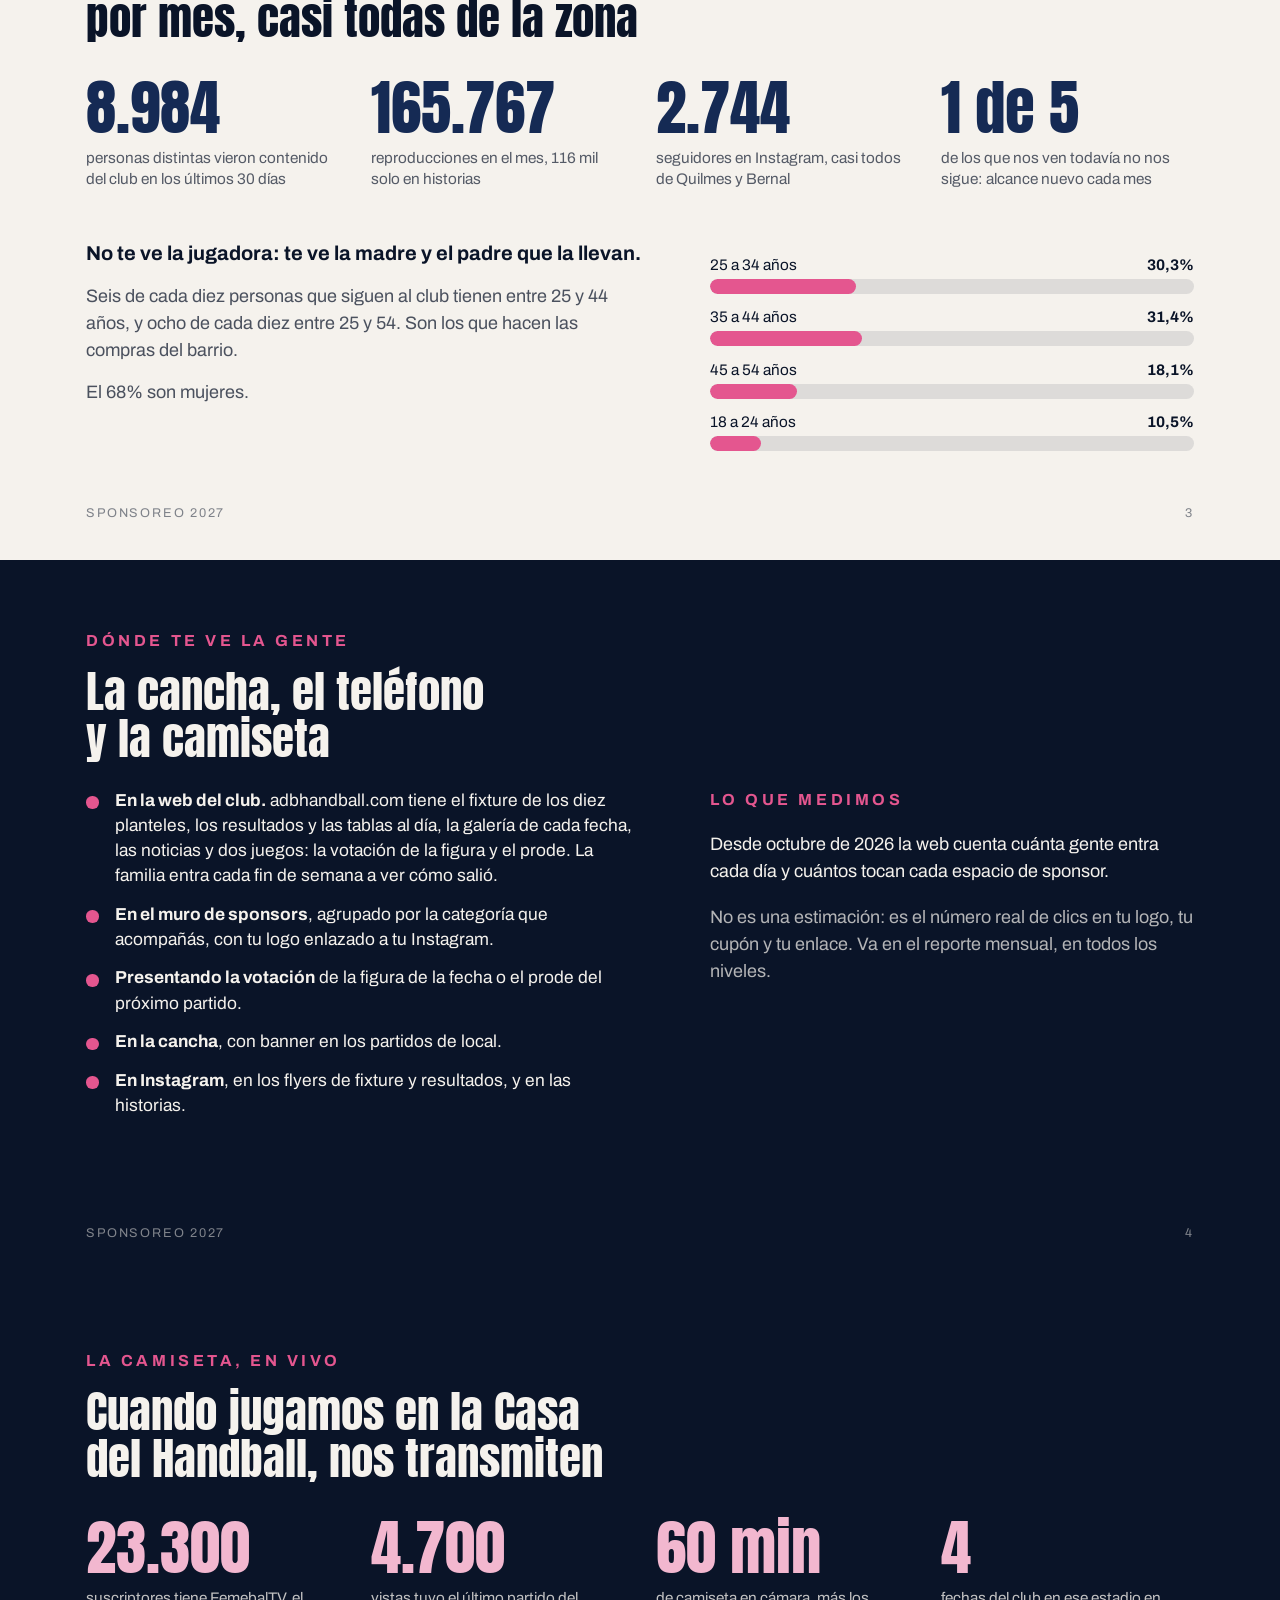
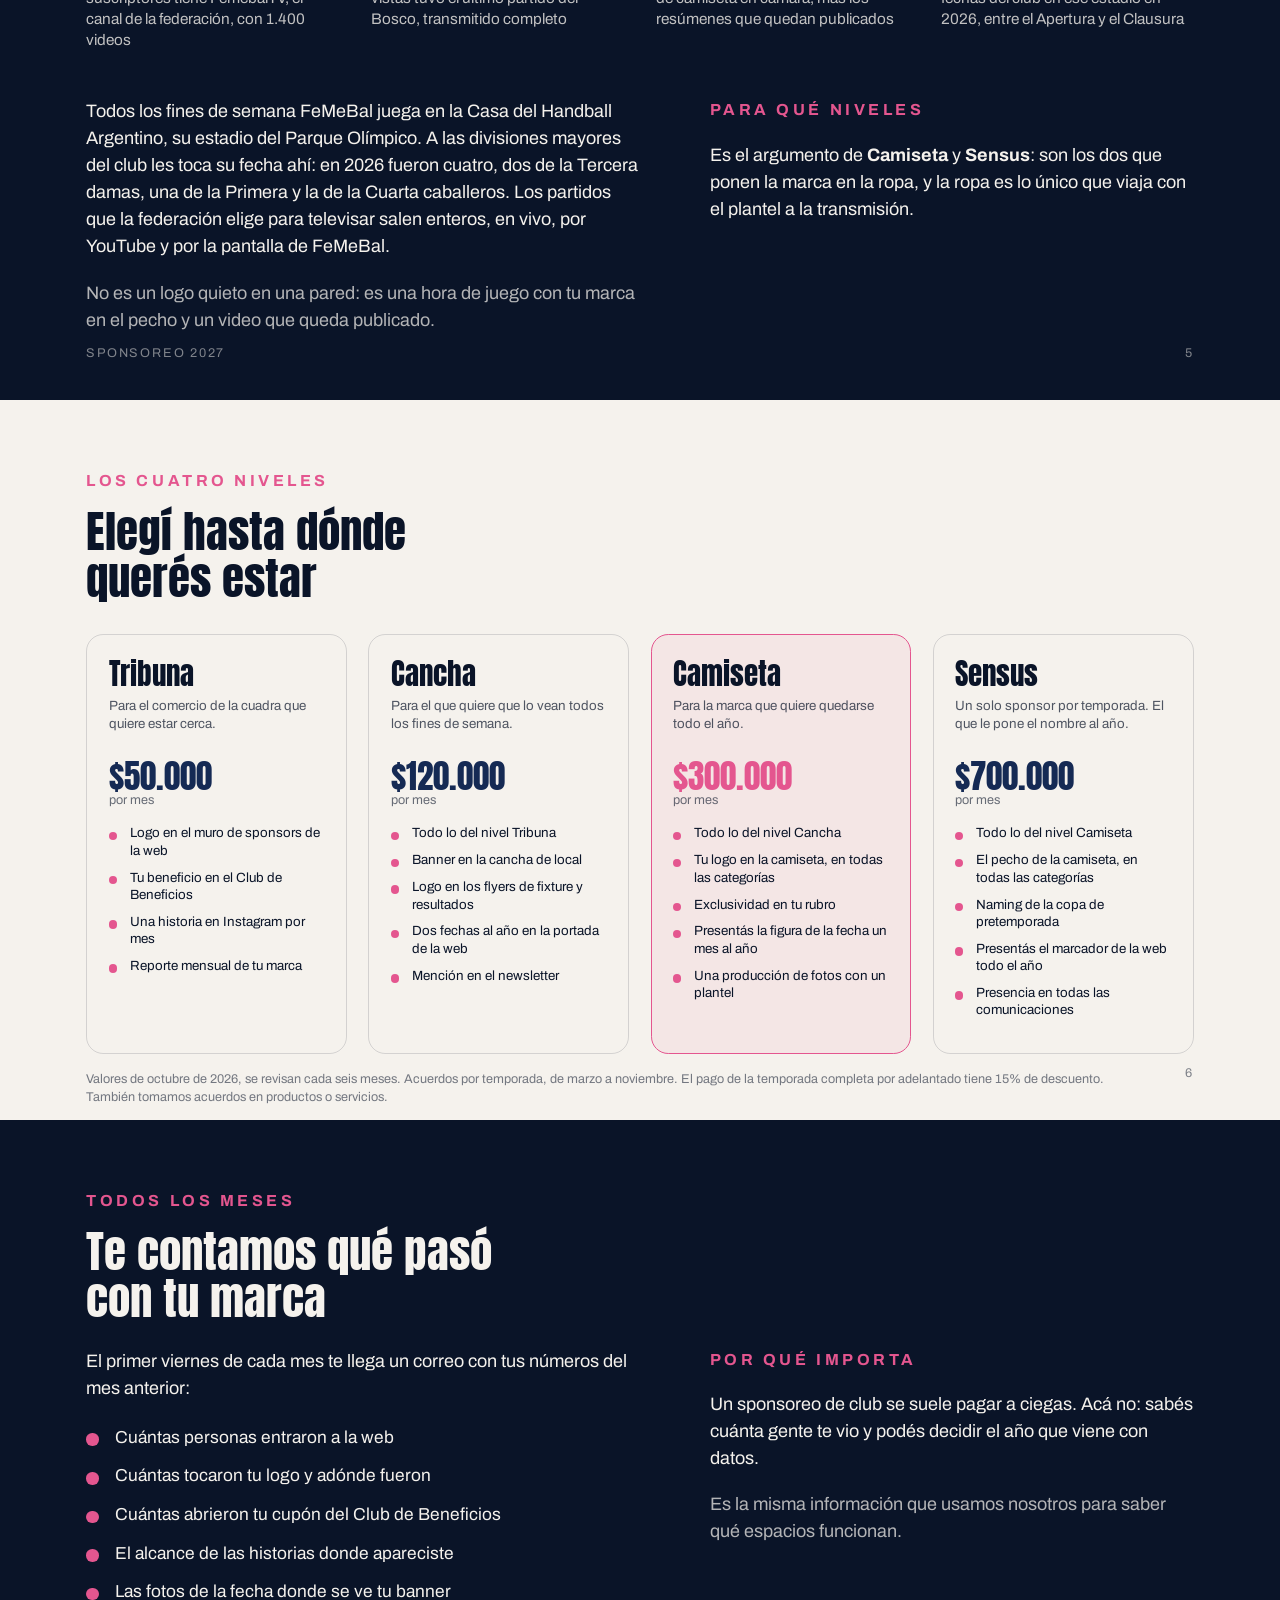
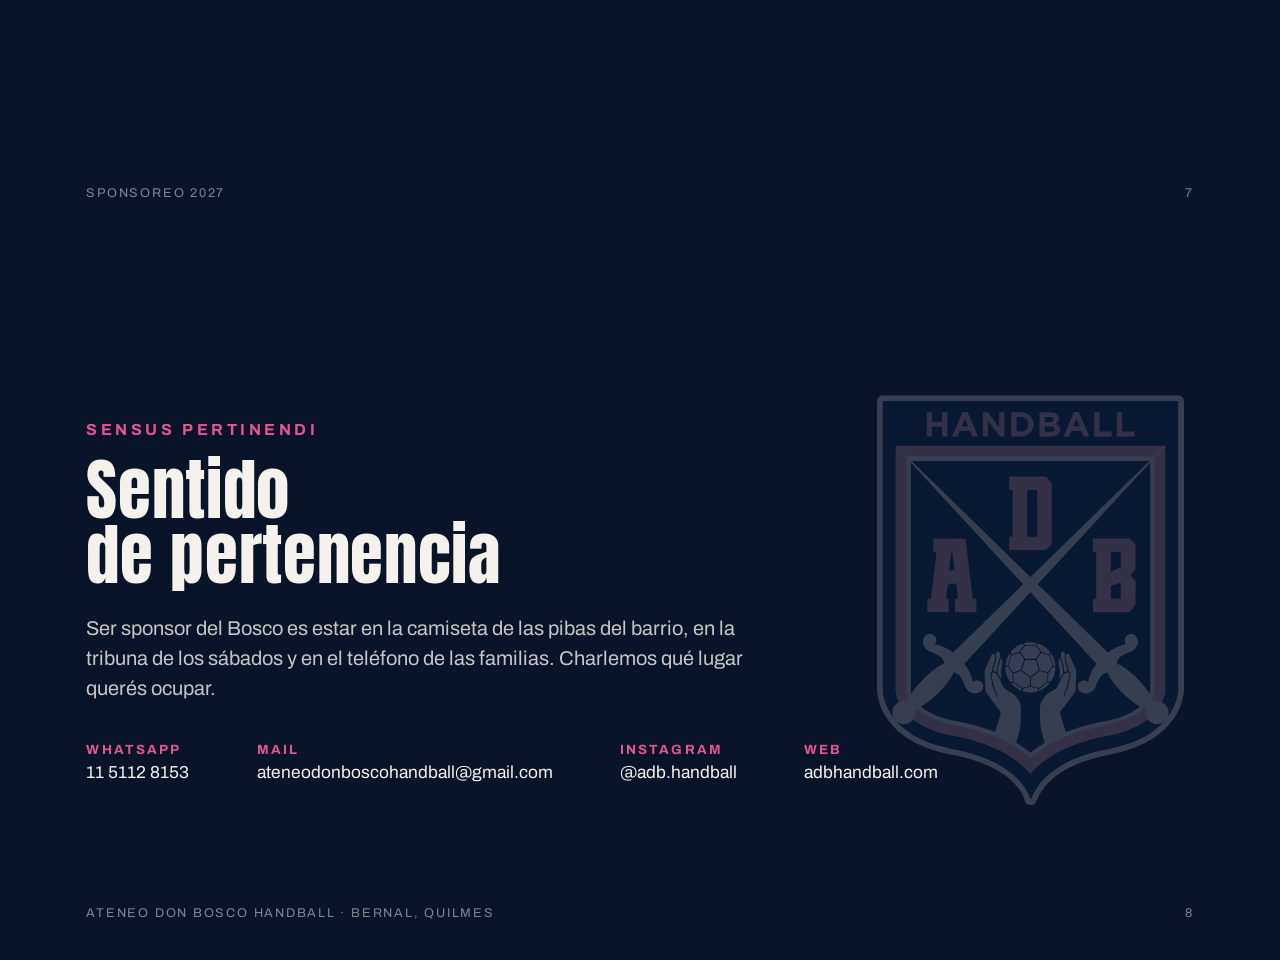
<file: herramientas/deck-sponsoreo/2026-10.html>
<!doctype html>
<html lang="es">
<head>
<meta charset="utf-8">
<title>Sponsoreo 2027 · Ateneo Don Bosco Handball</title>
<link rel="preconnect" href="https://fonts.googleapis.com">
<link rel="preconnect" href="https://fonts.gstatic.com" crossorigin>
<link href="https://fonts.googleapis.com/css2?family=Anton&family=Archivo:wght@400;600;700&display=swap" rel="stylesheet">
<style>
/* Deck para presentar. Se abre en el navegador y se imprime a PDF con
   herramientas/deck-sponsoreo/armar.js. Una hoja por lámina, 13,33 x 7,5 pulgadas. */
:root{
  --tinta:#0A1428; --azul:#152A54; --rosa:#F2B7CF; --rosa-vivo:#E4568F; --hueso:#F5F2ED;
  --display:"Anton", Impact, sans-serif; --texto:"Archivo", Arial, sans-serif;
}
*{box-sizing:border-box;margin:0;padding:0}
body{font-family:var(--texto);color:var(--hueso);background:#222}
@page{ size:13.333in 7.5in; margin:0 }
.l{width:13.333in;height:7.5in;padding:0.72in 0.9in;background:var(--tinta);position:relative;overflow:hidden;
   page-break-after:always;break-after:page;display:flex;flex-direction:column}
.l:last-child{page-break-after:auto}
.l.claro{background:var(--hueso);color:var(--tinta)}
.rotulo{font-size:12pt;letter-spacing:.22em;text-transform:uppercase;font-weight:700;color:var(--rosa-vivo);margin-bottom:.16in}
h1{font-family:var(--display);font-weight:400;font-size:58pt;line-height:.98;letter-spacing:.01em}
h2{font-family:var(--display);font-weight:400;font-size:34pt;line-height:1.02;margin-bottom:.28in}
p{font-size:13.5pt;line-height:1.5}
.suave{opacity:.72}
.pie{position:absolute;left:.9in;right:.9in;bottom:.42in;display:flex;justify-content:space-between;
     font-size:9.5pt;letter-spacing:.14em;text-transform:uppercase;opacity:.5}

/* Portada */
.tapa{justify-content:center;align-items:flex-start;
      background:radial-gradient(120% 100% at 85% 15%, #1d3a6e 0%, transparent 60%), var(--tinta)}
.tapa .escudo{position:absolute;right:.7in;top:50%;transform:translateY(-50%);width:4.1in;opacity:.95}
.tapa h1{font-size:76pt;max-width:7.6in}
.tapa .bajada{font-size:16pt;margin-top:.26in;max-width:6.4in;opacity:.8}

/* Números */
.cifras{display:grid;grid-template-columns:repeat(4,1fr);gap:.34in;margin-top:.1in}
.cifra .n{font-family:var(--display);font-size:46pt;line-height:1;color:var(--rosa)}
.cifra .q{font-size:11.5pt;line-height:1.35;margin-top:.1in;opacity:.78}
.l.claro .cifra .n{color:var(--azul)}
.l.claro .cifra .q{opacity:.68}

.dos{display:grid;grid-template-columns:1.15fr 1fr;gap:.7in;align-items:start;flex:1}
ul{list-style:none}
li{font-size:13pt;line-height:1.45;padding-left:.3in;position:relative;margin-bottom:.14in}
li::before{content:"";position:absolute;left:0;top:.09in;width:.13in;height:.13in;border-radius:50%;background:var(--rosa-vivo)}

.barras{margin-top:.2in}
.barra{margin-bottom:.16in}
.barra .r{display:flex;justify-content:space-between;font-size:11.5pt;margin-bottom:.06in}
.barra .v{height:.16in;border-radius:99px;background:rgba(255,255,255,.12);overflow:hidden}
.l.claro .barra .v{background:rgba(10,20,40,.1)}
.barra .v i{display:block;height:100%;background:var(--rosa-vivo);border-radius:99px}

/* Niveles */
.niveles{display:grid;grid-template-columns:repeat(4,1fr);gap:.22in;margin-top:.06in}
.nivel{border:1px solid rgba(255,255,255,.16);border-radius:.18in;padding:.26in .22in;display:flex;flex-direction:column}
.nivel.destacado{border-color:var(--rosa-vivo);background:rgba(228,86,143,.09)}
.nivel h3{font-family:var(--display);font-weight:400;font-size:22pt;line-height:1}
.nivel .para{font-size:10pt;line-height:1.35;opacity:.7;margin:.09in 0 .15in;min-height:.5in}
.nivel .precio{font-family:var(--display);font-size:25pt;color:var(--rosa);line-height:1}
.nivel .mes{font-size:9.5pt;opacity:.6;margin-bottom:.18in}
.nivel ul li{font-size:10pt;margin-bottom:.1in;padding-left:.22in;line-height:1.3}
.nivel ul li::before{width:.09in;height:.09in;top:.075in}
.nota-precio{font-size:9.5pt;line-height:1.45;opacity:.55;margin-top:.16in;padding-right:.9in}

.cierre{justify-content:center}
.cierre h1{font-size:50pt;max-width:9in}
.datos{display:flex;gap:.7in;margin-top:.4in;font-size:13pt}
.datos b{display:block;font-size:10pt;letter-spacing:.16em;text-transform:uppercase;color:var(--rosa-vivo);margin-bottom:.06in;font-weight:700}
</style>
</head>
<body>

<!-- 1. Portada -->
<section class="l tapa">
  <img class="escudo" src="../../iconos/escudo.svg" alt="">
  <p class="rotulo">Ateneo Don Bosco · Handball · Bernal</p>
  <h1>Tu marca,<br>en el club<br>del barrio</h1>
  <p class="bajada">Plan de sponsoreo 2027. Diez planteles, doce categorías y una tribuna que viene todos los fines de semana.</p>
  <div class="pie"><span>adbhandball.com</span><span>Octubre 2026</span></div>
</section>

<!-- 2. El club -->
<section class="l">
  <p class="rotulo">Quiénes somos</p>
  <h2>Un club de handball<br>en Bernal, Quilmes</h2>
  <div class="dos">
    <div>
      <p>El Ateneo Don Bosco tiene handball desde las Minis hasta el Maxi: chicas y chicos que entrenan toda la semana y juegan el fin de semana, y las familias que los acompañan.</p>
      <p style="margin-top:.2in" class="suave">Competimos en FeMeBal en diez planteles. La Primera damas pelea el ascenso a la Liga de Honor Plata y las Infantiles son punteras de su zona.</p>
    </div>
    <ul>
      <li><b>10 planteles</b> en competencia oficial</li>
      <li><b>12 categorías</b>, de Minis a Maxihandball</li>
      <li><b>67 partidos de local</b> en el Clausura 2026</li>
      <li><b>45 marcas</b> nos acompañan hoy</li>
    </ul>
  </div>
  <div class="pie"><span>Sponsoreo 2027</span><span>2</span></div>
</section>

<!-- 3. La audiencia -->
<section class="l claro">
  <p class="rotulo">A quién le hablás</p>
  <h2>Ocho mil novecientas personas<br>por mes, casi todas de la zona</h2>
  <div class="cifras">
    <div class="cifra"><div class="n">8.984</div><div class="q">personas distintas vieron contenido del club en los últimos 30 días</div></div>
    <div class="cifra"><div class="n">165.767</div><div class="q">reproducciones en el mes, 116 mil solo en historias</div></div>
    <div class="cifra"><div class="n">2.744</div><div class="q">seguidores en Instagram, casi todos de Quilmes y Bernal</div></div>
    <div class="cifra"><div class="n">1 de 5</div><div class="q">de los que nos ven todavía no nos sigue: alcance nuevo cada mes</div></div>
  </div>
  <div class="dos" style="margin-top:.5in">
    <div>
      <p style="font-size:15pt"><b>No te ve la jugadora: te ve la madre y el padre que la llevan.</b></p>
      <p class="suave" style="margin-top:.16in">Seis de cada diez personas que siguen al club tienen entre 25 y 44 años, y ocho de cada diez entre 25 y 54. Son los que hacen las compras del barrio.</p>
      <p class="suave" style="margin-top:.16in">El 68% son mujeres.</p>
    </div>
    <div class="barras">
      <div class="barra"><div class="r"><span>25 a 34 años</span><b>30,3%</b></div><div class="v"><i style="width:30.3%"></i></div></div>
      <div class="barra"><div class="r"><span>35 a 44 años</span><b>31,4%</b></div><div class="v"><i style="width:31.4%"></i></div></div>
      <div class="barra"><div class="r"><span>45 a 54 años</span><b>18,1%</b></div><div class="v"><i style="width:18.1%"></i></div></div>
      <div class="barra"><div class="r"><span>18 a 24 años</span><b>10,5%</b></div><div class="v"><i style="width:10.5%"></i></div></div>
    </div>
  </div>
  <div class="pie"><span>Sponsoreo 2027</span><span>3</span></div>
</section>

<!-- 4. Dónde te ve la gente -->
<section class="l">
  <p class="rotulo">Dónde te ve la gente</p>
  <h2>La cancha, el teléfono<br>y la camiseta</h2>
  <div class="dos">
    <div>
      <ul>
        <li><b>En la web del club.</b> adbhandball.com tiene el fixture de los diez planteles, los resultados y las tablas al día, la galería de cada fecha, las noticias y dos juegos: la votación de la figura y el prode. La familia entra cada fin de semana a ver cómo salió.</li>
        <li><b>En el muro de sponsors</b>, agrupado por la categoría que acompañás, con tu logo enlazado a tu Instagram.</li>
        <li><b>Presentando la votación</b> de la figura de la fecha o el prode del próximo partido.</li>
        <li><b>En la cancha</b>, con banner en los partidos de local.</li>
        <li><b>En Instagram</b>, en los flyers de fixture y resultados, y en las historias.</li>
      </ul>
    </div>
    <div>
      <p class="rotulo" style="margin-bottom:.2in">Lo que medimos</p>
      <p>Desde octubre de 2026 la web cuenta cuánta gente entra cada día y cuántos tocan cada espacio de sponsor.</p>
      <p style="margin-top:.2in" class="suave">No es una estimación: es el número real de clics en tu logo, tu cupón y tu enlace. Va en el reporte mensual, en todos los niveles.</p>
    </div>
  </div>
  <div class="pie"><span>Sponsoreo 2027</span><span>4</span></div>
</section>

<!-- 5. La camiseta en vivo -->
<section class="l">
  <p class="rotulo">La camiseta, en vivo</p>
  <h2>Cuando jugamos en la Casa<br>del Handball, nos transmiten</h2>
  <div class="cifras">
    <div class="cifra"><div class="n">23.300</div><div class="q">suscriptores tiene FemebalTV, el canal de la federación, con 1.400 videos</div></div>
    <div class="cifra"><div class="n">4.700</div><div class="q">vistas tuvo el último partido del Bosco, transmitido completo</div></div>
    <div class="cifra"><div class="n">60 min</div><div class="q">de camiseta en cámara, más los resúmenes que quedan publicados</div></div>
    <div class="cifra"><div class="n">4</div><div class="q">fechas del club en ese estadio en 2026, entre el Apertura y el Clausura</div></div>
  </div>
  <div class="dos" style="margin-top:.5in">
    <div>
      <p>Todos los fines de semana FeMeBal juega en la Casa del Handball Argentino, su estadio del Parque Olímpico. A las divisiones mayores del club les toca su fecha ahí: en 2026 fueron cuatro, dos de la Tercera damas, una de la Primera y la de la Cuarta caballeros. Los partidos que la federación elige para televisar salen enteros, en vivo, por YouTube y por la pantalla de FeMeBal.</p>
      <p style="margin-top:.2in" class="suave">No es un logo quieto en una pared: es una hora de juego con tu marca en el pecho y un video que queda publicado.</p>
    </div>
    <div>
      <p class="rotulo" style="margin-bottom:.2in">Para qué niveles</p>
      <p>Es el argumento de <b>Camiseta</b> y <b>Sensus</b>: son los dos que ponen la marca en la ropa, y la ropa es lo único que viaja con el plantel a la transmisión.</p>
    </div>
  </div>
  <div class="pie"><span>Sponsoreo 2027</span><span>5</span></div>
</section>

<!-- 6. Los niveles -->
<section class="l claro">
  <p class="rotulo">Los cuatro niveles</p>
  <h2>Elegí hasta dónde<br>querés estar</h2>
  <div class="niveles">
    <div class="nivel" style="border-color:rgba(10,20,40,.14)">
      <h3>Tribuna</h3>
      <p class="para">Para el comercio de la cuadra que quiere estar cerca.</p>
      <div class="precio" style="color:var(--azul)">$50.000</div>
      <div class="mes">por mes</div>
      <ul>
        <li>Logo en el muro de sponsors de la web</li>
        <li>Tu beneficio en el Club de Beneficios</li>
        <li>Una historia en Instagram por mes</li>
        <li>Reporte mensual de tu marca</li>
      </ul>
    </div>
    <div class="nivel" style="border-color:rgba(10,20,40,.14)">
      <h3>Cancha</h3>
      <p class="para">Para el que quiere que lo vean todos los fines de semana.</p>
      <div class="precio" style="color:var(--azul)">$120.000</div>
      <div class="mes">por mes</div>
      <ul>
        <li>Todo lo del nivel Tribuna</li>
        <li>Banner en la cancha de local</li>
        <li>Logo en los flyers de fixture y resultados</li>
        <li>Dos fechas al año en la portada de la web</li>
        <li>Mención en el newsletter</li>
      </ul>
    </div>
    <div class="nivel destacado" style="border-color:var(--rosa-vivo);background:rgba(228,86,143,.08)">
      <h3>Camiseta</h3>
      <p class="para">Para la marca que quiere quedarse todo el año.</p>
      <div class="precio" style="color:var(--rosa-vivo)">$300.000</div>
      <div class="mes">por mes</div>
      <ul>
        <li>Todo lo del nivel Cancha</li>
        <li>Tu logo en la camiseta, en todas las categorías</li>
        <li>Exclusividad en tu rubro</li>
        <li>Presentás la figura de la fecha un mes al año</li>
        <li>Una producción de fotos con un plantel</li>
      </ul>
    </div>
    <div class="nivel" style="border-color:rgba(10,20,40,.14)">
      <h3>Sensus</h3>
      <p class="para">Un solo sponsor por temporada. El que le pone el nombre al año.</p>
      <div class="precio" style="color:var(--azul)">$700.000</div>
      <div class="mes">por mes</div>
      <ul>
        <li>Todo lo del nivel Camiseta</li>
        <li>El pecho de la camiseta, en todas las categorías</li>
        <li>Naming de la copa de pretemporada</li>
        <li>Presentás el marcador de la web todo el año</li>
        <li>Presencia en todas las comunicaciones</li>
      </ul>
    </div>
  </div>
  <p class="nota-precio">Valores de octubre de 2026, se revisan cada seis meses. Acuerdos por temporada, de marzo a noviembre. El pago de la temporada completa por adelantado tiene 15% de descuento. También tomamos acuerdos en productos o servicios.</p>
  <div class="pie"><span></span><span>6</span></div>
</section>

<!-- 7. El reporte -->
<section class="l">
  <p class="rotulo">Todos los meses</p>
  <h2>Te contamos qué pasó<br>con tu marca</h2>
  <div class="dos">
    <div>
      <p>El primer viernes de cada mes te llega un correo con tus números del mes anterior:</p>
      <ul style="margin-top:.24in">
        <li>Cuántas personas entraron a la web</li>
        <li>Cuántas tocaron tu logo y adónde fueron</li>
        <li>Cuántas abrieron tu cupón del Club de Beneficios</li>
        <li>El alcance de las historias donde apareciste</li>
        <li>Las fotos de la fecha donde se ve tu banner</li>
      </ul>
    </div>
    <div>
      <p class="rotulo" style="margin-bottom:.2in">Por qué importa</p>
      <p>Un sponsoreo de club se suele pagar a ciegas. Acá no: sabés cuánta gente te vio y podés decidir el año que viene con datos.</p>
      <p style="margin-top:.2in" class="suave">Es la misma información que usamos nosotros para saber qué espacios funcionan.</p>
    </div>
  </div>
  <div class="pie"><span>Sponsoreo 2027</span><span>7</span></div>
</section>

<!-- 8. Cierre -->
<section class="l cierre">
  <img class="escudo" src="../../iconos/escudo.svg" alt="" style="position:absolute;right:1in;top:50%;transform:translateY(-50%);width:3.2in;opacity:.18">
  <p class="rotulo">Sensus pertinendi</p>
  <h1>Sentido<br>de pertenencia</h1>
  <p class="bajada" style="max-width:7in;font-size:15pt;margin-top:.26in;opacity:.8">Ser sponsor del Bosco es estar en la camiseta de las pibas del barrio, en la tribuna de los sábados y en el teléfono de las familias. Charlemos qué lugar querés ocupar.</p>
  <div class="datos">
    <div><b>WhatsApp</b>11 5112 8153</div>
    <div><b>Mail</b>ateneodonboscohandball@gmail.com</div>
    <div><b>Instagram</b>@adb.handball</div>
    <div><b>Web</b>adbhandball.com</div>
  </div>
  <div class="pie"><span>Ateneo Don Bosco Handball · Bernal, Quilmes</span><span>8</span></div>
</section>

</body>
</html>
</file>
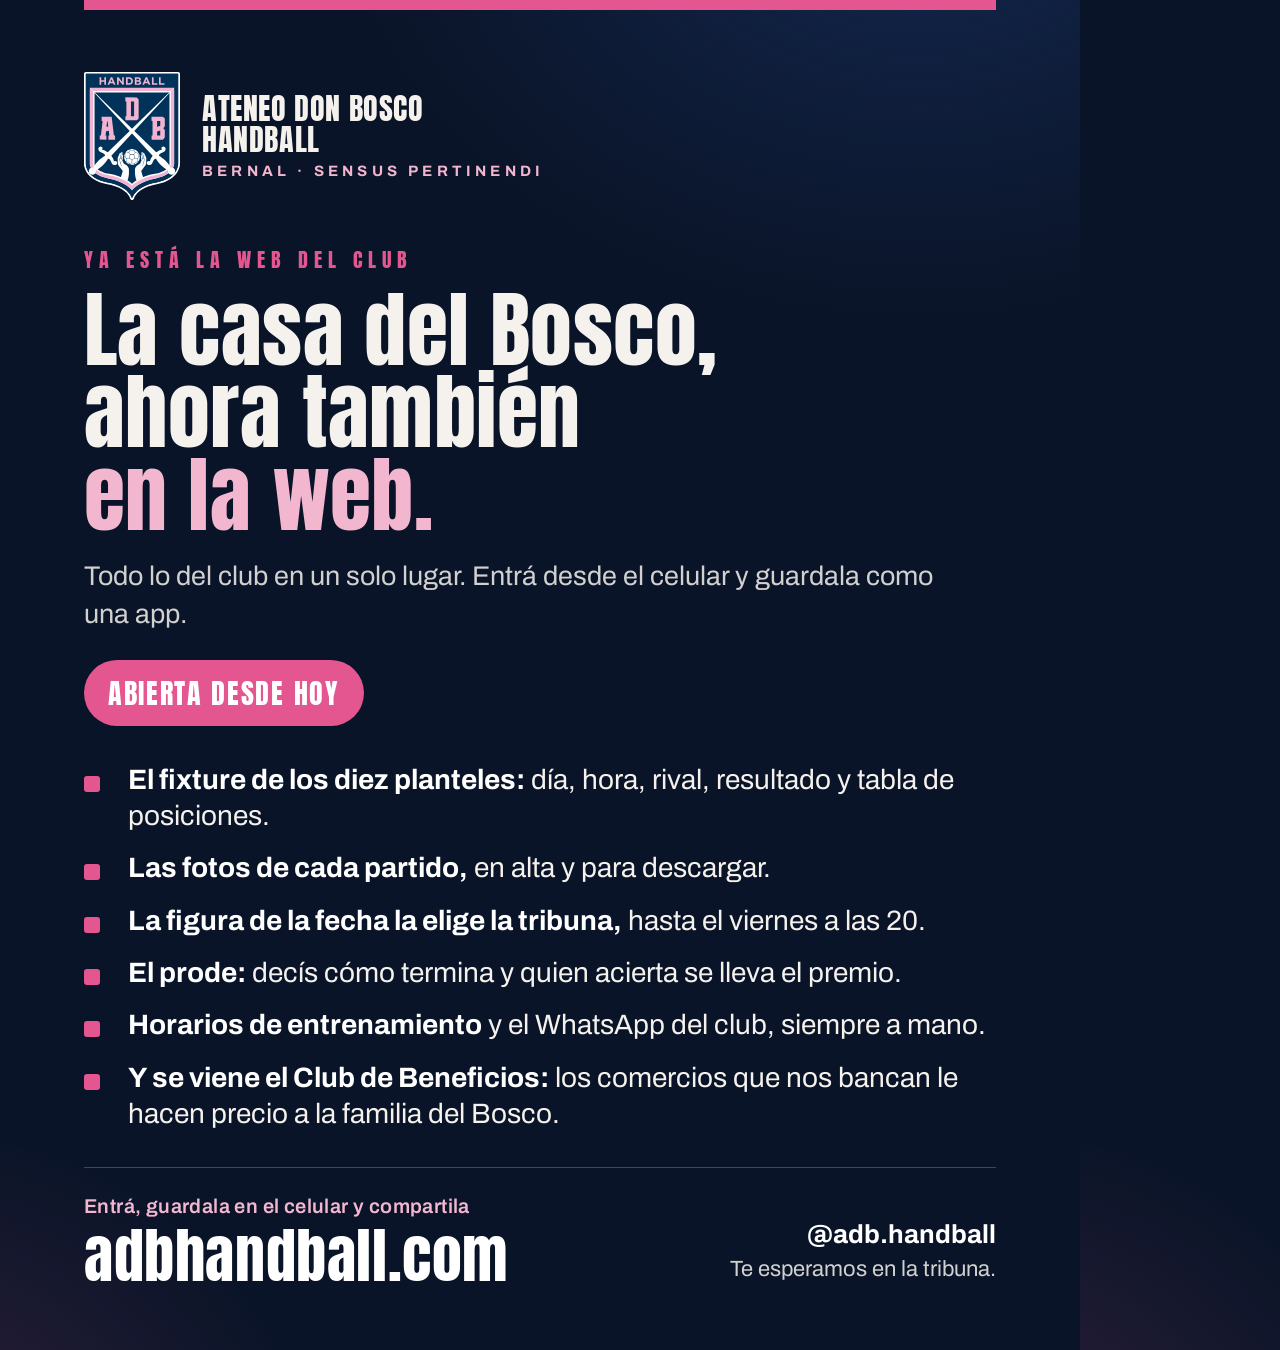
<file: herramientas/lanzamiento/abierta.html>
<!doctype html>
<html lang="es-AR">
<head>
<meta charset="utf-8">
<title>Apertura · la web ya está</title>
<link rel="stylesheet" href="base.css">
</head>
<body>
<div class="placa">
  <div class="cabecera">
    <img src="../../iconos/escudo.svg" alt="">
    <div class="club">Ateneo Don Bosco<br>Handball<small>Bernal · Sensus pertinendi</small></div>
  </div>

  <p class="rotulo">Ya está la web del club</p>
  <h1>La casa del Bosco,<br>ahora también<br><em>en la web.</em></h1>
  <p class="bajada">Todo lo del club en un solo lugar. Entrá desde el celular y guardala como una app.</p>
  <p class="fecha"><span>Abierta desde hoy</span></p>

  <ul>
    <li><b>El fixture de los diez planteles:</b> día, hora, rival, resultado y tabla de posiciones.</li>
    <li><b>Las fotos de cada partido,</b> en alta y para descargar.</li>
    <li><b>La figura de la fecha la elige la tribuna,</b> hasta el viernes a las 20.</li>
    <li><b>El prode:</b> decís cómo termina y quien acierta se lleva el premio.</li>
    <li><b>Horarios de entrenamiento</b> y el WhatsApp del club, siempre a mano.</li>
    <li><b>Y se viene el Club de Beneficios:</b> los comercios que nos bancan le hacen precio a la familia del Bosco.</li>
  </ul>

  <div class="pie">
    <div class="url"><small>Entrá, guardala en el celular y compartila</small>adbhandball.com</div>
    <div class="lado"><b>@adb.handball</b>Te esperamos en la tribuna.</div>
  </div>
</div>
</body>
</html>
</file>
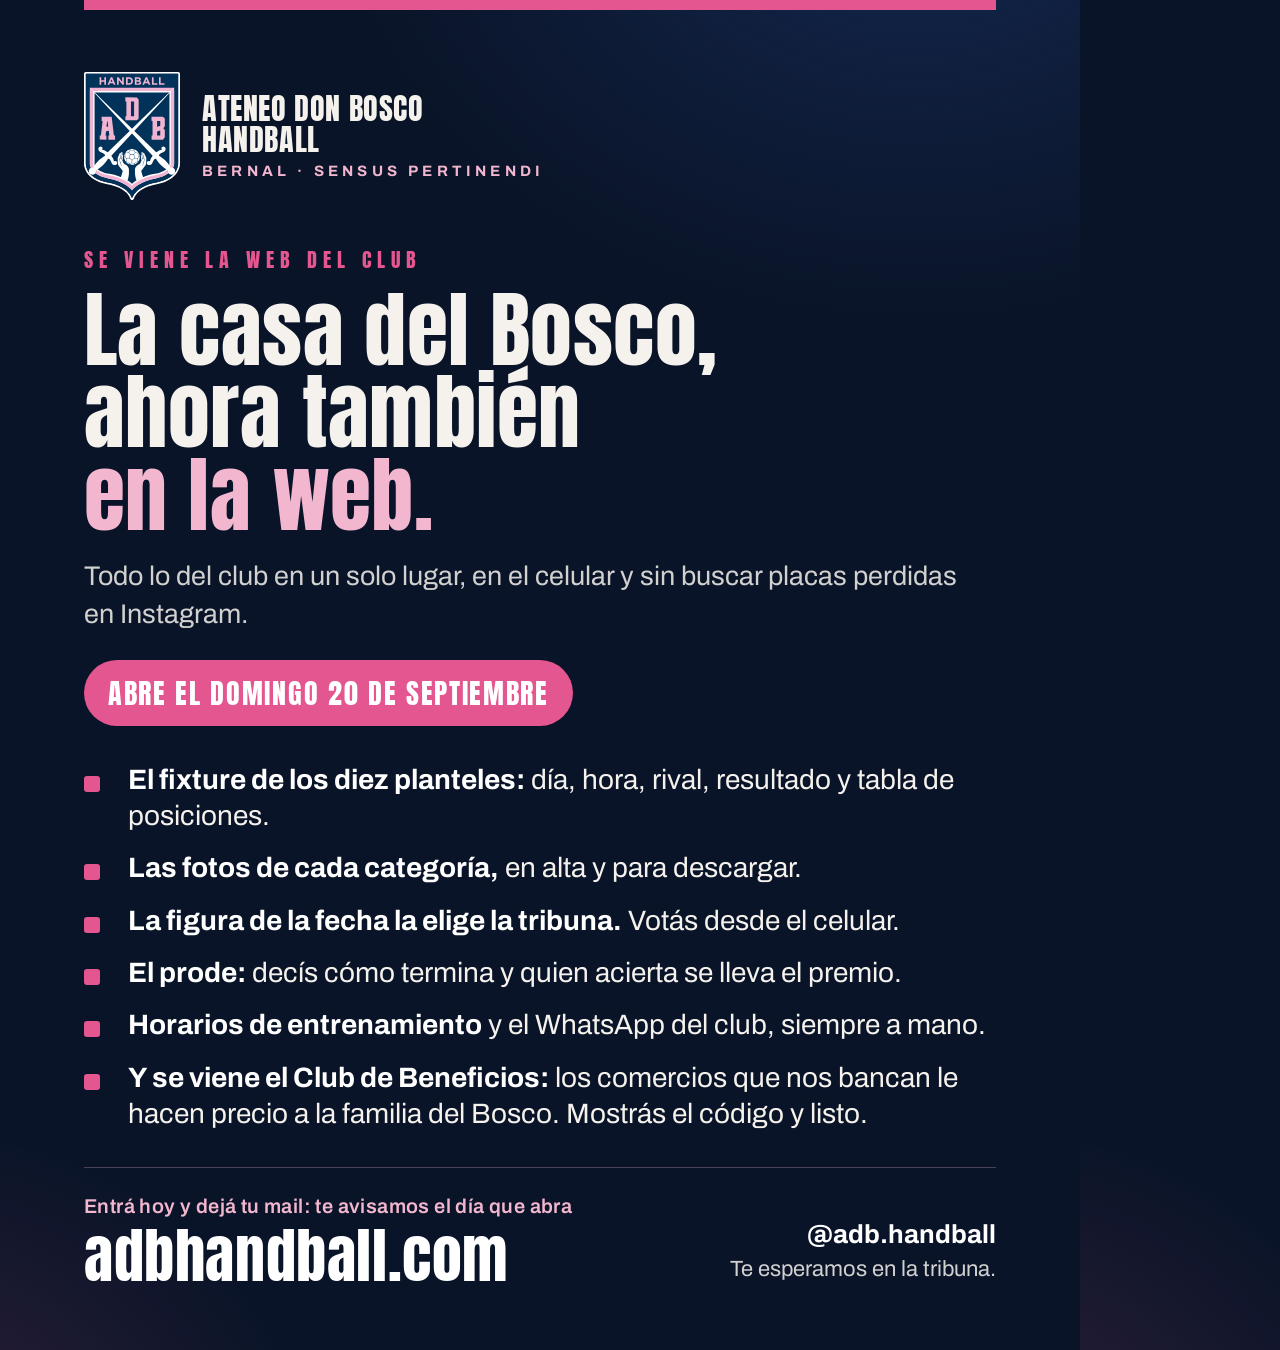
<file: herramientas/lanzamiento/padres.html>
<!doctype html>
<html lang="es-AR">
<head>
<meta charset="utf-8">
<title>Lanzamiento · familias y jugadores</title>
<link rel="stylesheet" href="base.css">
</head>
<body>
<div class="placa">
  <div class="cabecera">
    <img src="../../iconos/escudo.svg" alt="">
    <div class="club">Ateneo Don Bosco<br>Handball<small>Bernal · Sensus pertinendi</small></div>
  </div>

  <p class="rotulo">Se viene la web del club</p>
  <h1>La casa del Bosco,<br>ahora también<br><em>en la web.</em></h1>
  <p class="bajada">Todo lo del club en un solo lugar, en el celular y sin buscar placas perdidas en Instagram.</p>
  <p class="fecha"><span>Abre el domingo 20 de septiembre</span></p>

  <ul>
    <li><b>El fixture de los diez planteles:</b> día, hora, rival, resultado y tabla de posiciones.</li>
    <li><b>Las fotos de cada categoría,</b> en alta y para descargar.</li>
    <li><b>La figura de la fecha la elige la tribuna.</b> Votás desde el celular.</li>
    <li><b>El prode:</b> decís cómo termina y quien acierta se lleva el premio.</li>
    <li><b>Horarios de entrenamiento</b> y el WhatsApp del club, siempre a mano.</li>
    <li><b>Y se viene el Club de Beneficios:</b> los comercios que nos bancan le hacen precio a la familia del Bosco. Mostrás el código y listo.</li>
  </ul>

  <div class="pie">
    <div class="url"><small>Entrá hoy y dejá tu mail: te avisamos el día que abra</small>adbhandball.com</div>
    <div class="lado"><b>@adb.handball</b>Te esperamos en la tribuna.</div>
  </div>
</div>
</body>
</html>
</file>
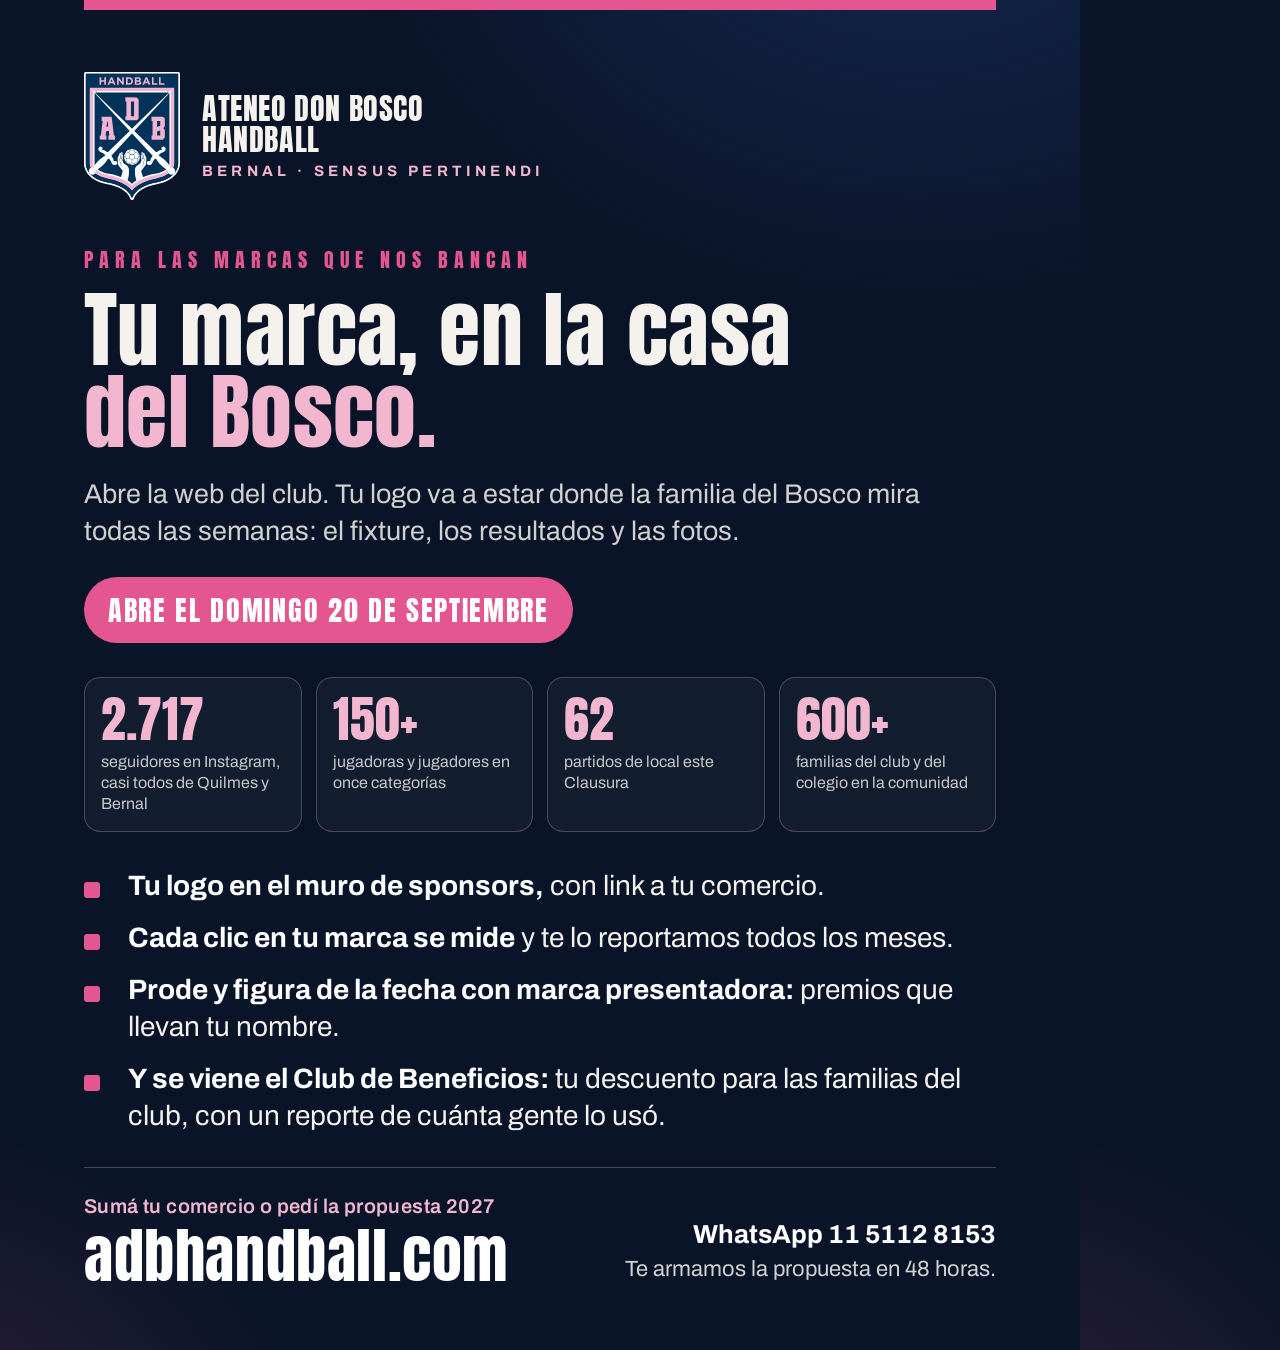
<file: herramientas/lanzamiento/sponsors.html>
<!doctype html>
<html lang="es-AR">
<head>
<meta charset="utf-8">
<title>Lanzamiento · sponsors</title>
<link rel="stylesheet" href="base.css">
</head>
<body>
<div class="placa">
  <div class="cabecera">
    <img src="../../iconos/escudo.svg" alt="">
    <div class="club">Ateneo Don Bosco<br>Handball<small>Bernal · Sensus pertinendi</small></div>
  </div>

  <p class="rotulo">Para las marcas que nos bancan</p>
  <h1>Tu marca, en la casa<br><em>del Bosco.</em></h1>
  <p class="bajada">Abre la web del club. Tu logo va a estar donde la familia del Bosco mira todas las semanas: el fixture, los resultados y las fotos.</p>
  <p class="fecha"><span>Abre el domingo 20 de septiembre</span></p>

  <div class="numeros">
    <div><b>2.717</b><span>seguidores en Instagram, casi todos de Quilmes y Bernal</span></div>
    <div><b>150+</b><span>jugadoras y jugadores en once categorías</span></div>
    <div><b>62</b><span>partidos de local este Clausura</span></div>
    <div><b>600+</b><span>familias del club y del colegio en la comunidad</span></div>
  </div>

  <ul>
    <li><b>Tu logo en el muro de sponsors,</b> con link a tu comercio.</li>
    <li><b>Cada clic en tu marca se mide</b> y te lo reportamos todos los meses.</li>
    <li><b>Prode y figura de la fecha con marca presentadora:</b> premios que llevan tu nombre.</li>
    <li><b>Y se viene el Club de Beneficios:</b> tu descuento para las familias del club, con un reporte de cuánta gente lo usó.</li>
  </ul>

  <div class="pie">
    <div class="url"><small>Sumá tu comercio o pedí la propuesta 2027</small>adbhandball.com</div>
    <div class="lado"><b>WhatsApp 11 5112 8153</b>Te armamos la propuesta en 48 horas.</div>
  </div>
</div>
</body>
</html>
</file>
<file: herramientas/lanzamiento/base.css>
/* Placas de lanzamiento para WhatsApp e Instagram (1080 × 1350). Mismos colores y
   tipografías que el sitio. Se renderizan a PNG con render.js. */
@import url('https://fonts.googleapis.com/css2?family=Anton&family=Archivo:wght@400;500;600;700&display=swap');

:root{
  --tinta:#0A1428; --azul:#152A54; --rosa:#F2B7CF; --rosa-vivo:#E4568F; --hueso:#F5F2ED;
  --display:'Anton',Impact,sans-serif; --texto:'Archivo',Arial,sans-serif;
}
*{box-sizing:border-box;margin:0;padding:0}
html,body{width:1080px;height:1350px;overflow:hidden}
body{
  font-family:var(--texto);color:var(--hueso);
  background:var(--tinta);
  background-image:
    radial-gradient(900px 700px at 85% -10%, rgba(21,42,84,.9), transparent 65%),
    radial-gradient(700px 600px at -10% 110%, rgba(228,86,143,.18), transparent 60%);
}
.placa{position:relative;width:1080px;height:1350px;padding:72px 84px 64px;display:flex;flex-direction:column}
.placa::before{content:"";position:absolute;left:84px;right:84px;top:0;height:10px;background:var(--rosa-vivo)}

.cabecera{display:flex;align-items:center;gap:22px}
.cabecera img{width:96px;height:128px}
.cabecera .club{font-family:var(--display);font-size:30px;line-height:1.05;letter-spacing:.02em;text-transform:uppercase}
.cabecera .club small{display:block;font-family:var(--texto);font-weight:700;font-size:15px;letter-spacing:.28em;color:var(--rosa);margin-top:8px}

.rotulo{font-family:var(--display);font-size:20px;letter-spacing:.3em;text-transform:uppercase;color:var(--rosa-vivo);margin-top:44px}
h1{font-family:var(--display);font-weight:400;font-size:84px;line-height:.98;letter-spacing:.005em;margin-top:14px}
h1 em{font-style:normal;color:var(--rosa)}
.bajada{font-size:27px;line-height:1.4;color:rgba(245,242,237,.85);margin-top:22px;max-width:880px}
.bajada b{color:#fff}

.fecha{display:inline-flex;align-items:center;gap:16px;margin-top:26px;padding:12px 24px;border-radius:999px;background:var(--rosa-vivo);color:#fff;align-self:flex-start}
.fecha span{font-family:var(--display);font-size:28px;letter-spacing:.06em;text-transform:uppercase}

ul{list-style:none;margin-top:36px;display:grid;gap:16px}
li{position:relative;padding-left:44px;font-size:28px;line-height:1.3}
li::before{content:"";position:absolute;left:0;top:14px;width:16px;height:16px;border-radius:3px;background:var(--rosa-vivo)}
li b{color:#fff;font-weight:700}

.numeros{display:grid;grid-template-columns:repeat(4,1fr);gap:14px;margin-top:34px}
.numeros div{border:1px solid rgba(242,183,207,.28);border-radius:16px;padding:16px 16px;background:rgba(255,255,255,.04)}
.numeros b{display:block;font-family:var(--display);font-size:50px;font-weight:400;line-height:1;color:var(--rosa)}
.numeros span{display:block;font-size:16px;line-height:1.3;margin-top:8px;color:rgba(245,242,237,.8)}

.pie{margin-top:auto;padding-top:28px;border-top:1px solid rgba(242,183,207,.28);display:flex;justify-content:space-between;align-items:flex-end;gap:30px}
.pie .url{font-family:var(--display);font-size:60px;line-height:1;color:#fff;letter-spacing:.01em}
.pie .url small{display:block;font-family:var(--texto);font-weight:600;font-size:20px;letter-spacing:.02em;color:var(--rosa);margin-bottom:10px}
.pie .lado{text-align:right;font-size:22px;line-height:1.45;color:rgba(245,242,237,.85);flex-shrink:0}
.pie .lado b{display:block;color:#fff;font-size:26px}
</file>
